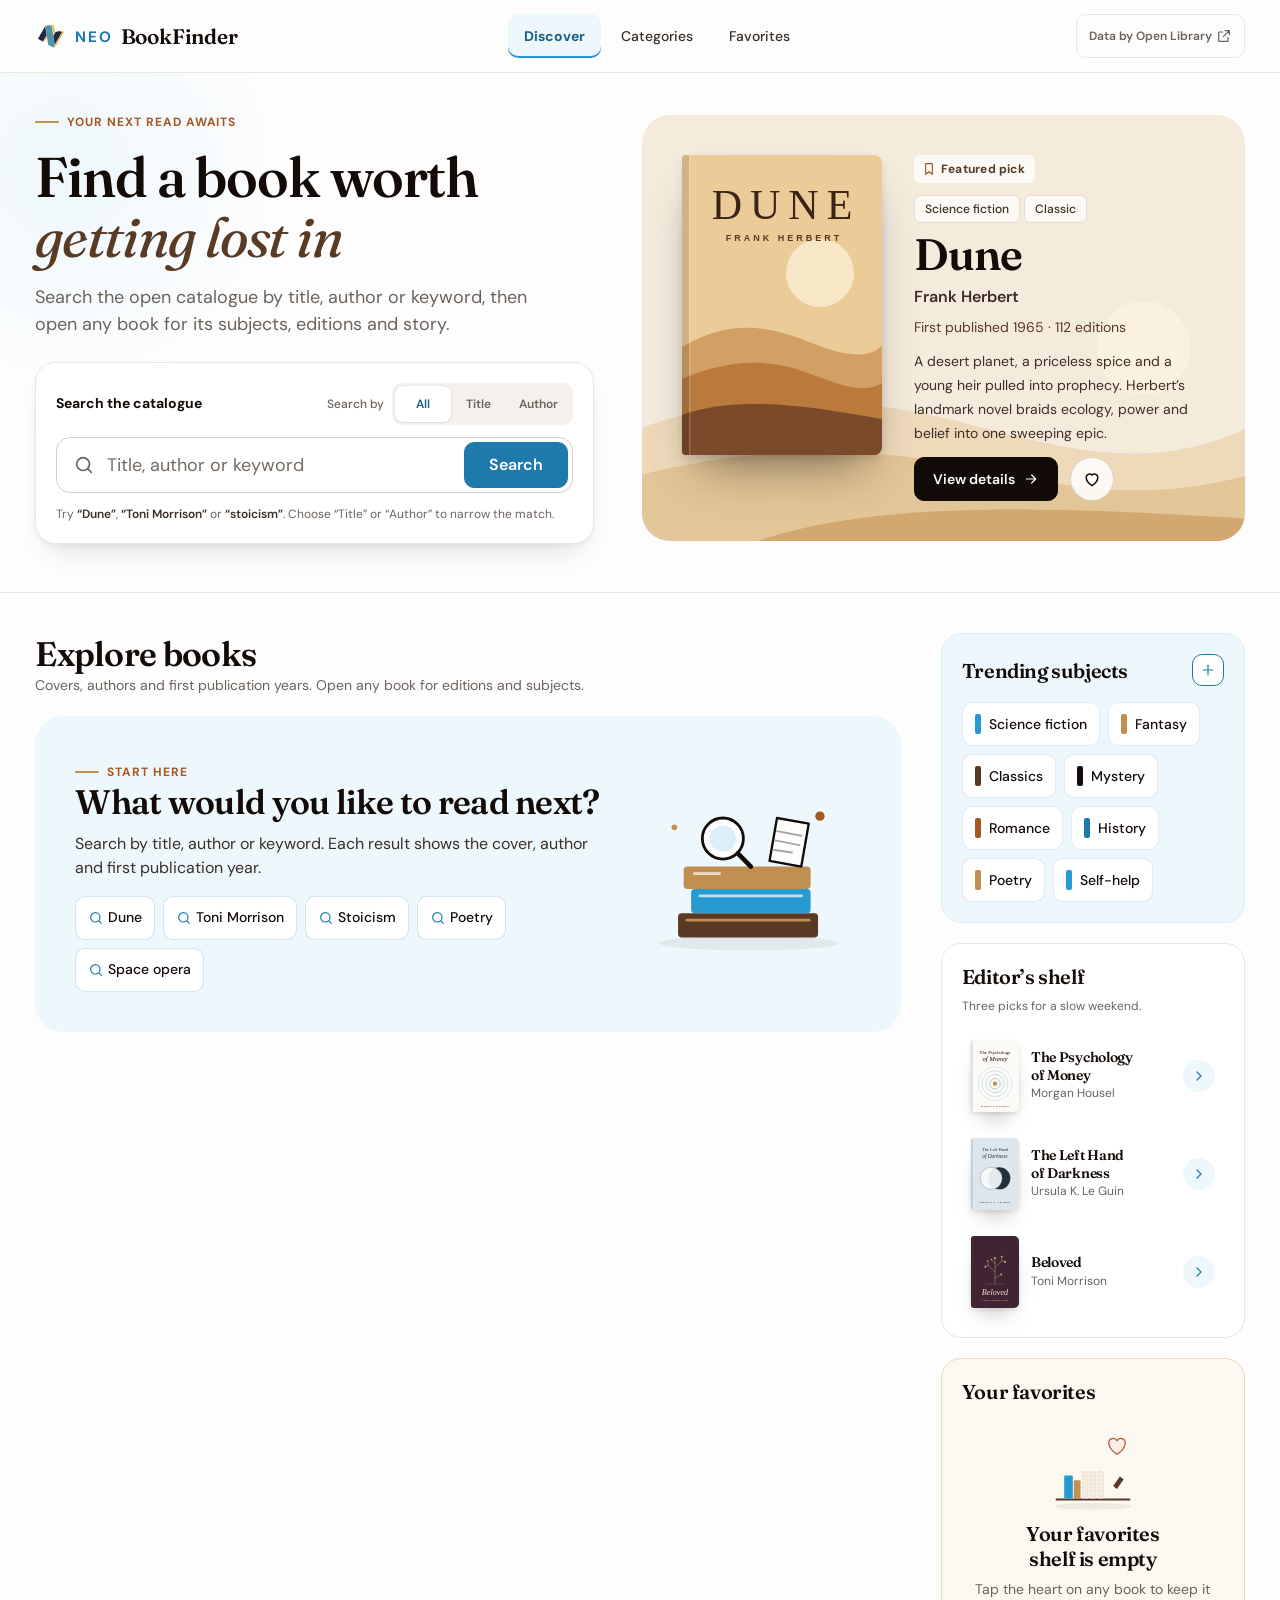
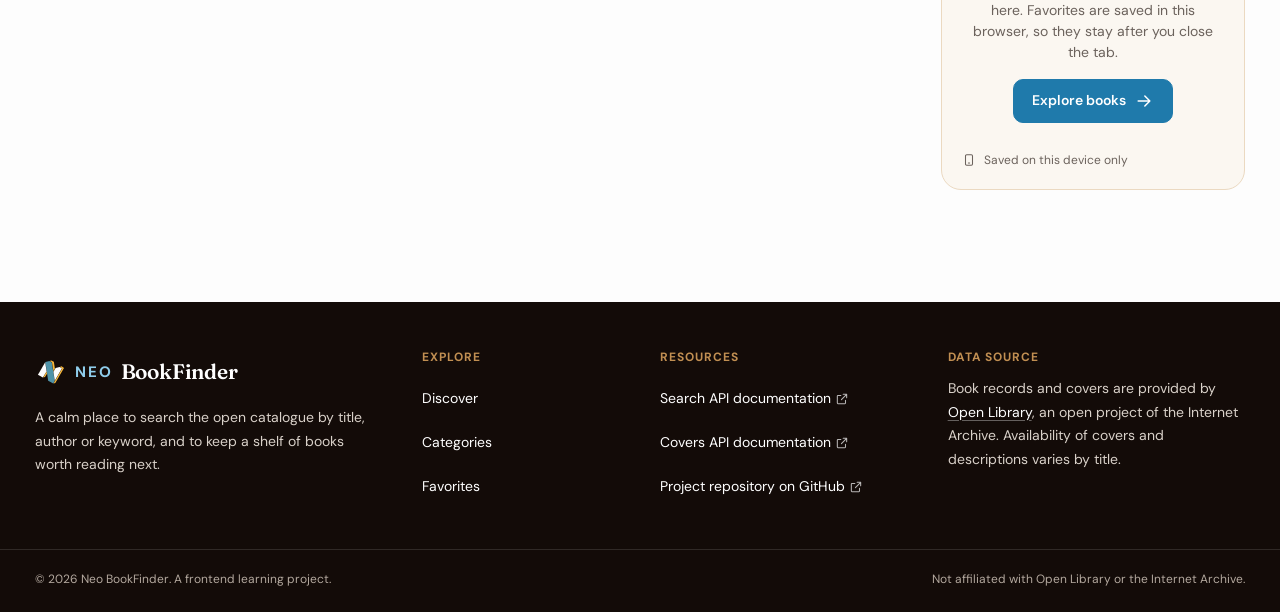
<file: index.html>
<!DOCTYPE html>
<html lang="en">
<head>
  <meta charset="utf-8">
  <meta name="viewport" content="width=device-width, initial-scale=1">
  <title>Neo BookFinder — Discover your next book</title>
  <meta name="description" content="Search the Open Library catalogue by title, author or keyword and explore book details, subjects and editions.">
  <meta name="theme-color" content="#FDFDFD">
  <link rel="icon" href="assets/favicon.svg" type="image/svg+xml">
  <link rel="preconnect" href="https://fonts.googleapis.com">
  <link rel="preconnect" href="https://fonts.gstatic.com" crossorigin>
  <link rel="stylesheet" href="https://fonts.googleapis.com/css2?family=DM+Sans:ital,opsz,wght@0,9..40,400..700;1,9..40,400&amp;family=Fraunces:ital,opsz,wght@0,9..144,400..700;1,9..144,400..600&amp;display=swap">
  <link rel="stylesheet" href="css/styles.css">
</head>
<body>
  <a class="skip-link" href="#main">Skip to main content</a>

  <header class="site-header">
    <div class="container site-header__inner">
      <a class="brand" href="index.html">
        <img class="brand__mark" src="assets/logo-mark.svg" alt="" width="32" height="32">
        <span class="brand__name"><span class="brand__neo">Neo</span> BookFinder</span>
      </a>
      <nav class="site-nav" aria-label="Primary">
        <!-- In-page links (no index.html prefix) so a search in the URL survives the jump -->
        <ul class="site-nav__list" role="list">
          <li><a class="site-nav__link" href="#discover" aria-current="page">Discover</a></li>
          <li><a class="site-nav__link" href="#categories">Categories</a></li>
          <li><a class="site-nav__link" href="#favorites">Favorites <span class="count-badge" aria-label="0 saved" hidden>0</span></a></li>
        </ul>
      </nav>
      <a class="header-link" href="https://openlibrary.org/" rel="noopener">
        <span class="header-link__short">Open Library</span><span class="header-link__long">Data by Open Library</span>
        <svg class="icon icon--sm" viewBox="0 0 24 24" aria-hidden="true" focusable="false"><path d="M14 4h6v6M20 4l-9 9"/><path d="M18 14v5a1 1 0 0 1-1 1H5a1 1 0 0 1-1-1V7a1 1 0 0 1 1-1h5"/></svg>
      </a>
    </div>
  </header>

  <main id="main">
    <!-- Hero: intro + SearchBar (left) and featured book (right) -->
    <section class="hero" aria-labelledby="hero-title">
      <div class="container hero__grid">
        <div class="hero__intro">
          <p class="eyebrow">Your next read awaits</p>
          <h1 class="hero__title" id="hero-title">Find a book worth <em>getting lost in</em></h1>
          <p class="hero__lede">Search the open catalogue by title, author or keyword, then open any book for its subjects, editions and story.</p>
        <!-- SearchBar · a real <form> so Enter submits and the button is type="submit" -->
        <form class="search" role="search" aria-label="Search books" id="search-form" data-component="search-bar">
          <div class="search__top">
            <label class="search__label" for="search-input">Search the catalogue</label>
            <fieldset class="segmented">
              <legend class="segmented__legend">Search by</legend>
              <div class="segmented__track">
                <input class="segmented__input" type="radio" id="search-mode-all" name="search-mode" value="all" checked><label class="segmented__option" for="search-mode-all">All</label>
                <input class="segmented__input" type="radio" id="search-mode-title" name="search-mode" value="title"><label class="segmented__option" for="search-mode-title">Title</label>
                <input class="segmented__input" type="radio" id="search-mode-author" name="search-mode" value="author"><label class="segmented__option" for="search-mode-author">Author</label>
              </div>
            </fieldset>
          </div>
          <div class="search__field">
            <div class="search__control">
              <svg class="search__icon icon" viewBox="0 0 24 24" aria-hidden="true" focusable="false"><circle cx="11" cy="11" r="7"/><path d="m20 20-3.5-3.5"/></svg>
              <input class="search__input" id="search-input" name="q" type="search" placeholder="Title, author or keyword" autocomplete="off" spellcheck="false" aria-describedby="search-help">
            </div>
            <button class="btn btn--primary search__submit" id="search-button" type="submit">Search</button>
          </div>
          <p class="search__help" id="search-help">Try <strong>“Dune”</strong>, <strong>“Toni Morrison”</strong> or <strong>“stoicism”</strong>. Choose “Title” or “Author” to narrow the match.</p>
        </form>
        </div>

        <article class="featured" aria-labelledby="featured-title">
          <div class="featured__art" aria-hidden="true"></div>
          <p class="featured__badge"><svg class="icon icon--sm" viewBox="0 0 24 24" aria-hidden="true" focusable="false"><path d="M7 4h10v16l-5-4-5 4z"/></svg>Featured pick</p>
          <div class="featured__cover">
            <img src="assets/covers/dune.svg" alt="Cover of Dune by Frank Herbert" width="200" height="300">
          </div>
          <div class="featured__head">
            <ul class="featured__tags" role="list" aria-label="Genres">
              <li class="tag">Science fiction</li>
              <li class="tag">Classic</li>
            </ul>
            <h2 class="featured__title" id="featured-title">Dune</h2>
            <p class="featured__author">Frank Herbert</p>
            <p class="featured__meta">First published 1965 · 112 editions</p>
          </div>
          <p class="featured__desc">A desert planet, a priceless spice and a young heir pulled into prophecy. Herbert’s landmark novel braids ecology, power and belief into one sweeping epic.</p>
          <div class="featured__actions">
            <a class="btn btn--dark" href="book-detail.html?key=%2Fworks%2FOL893414W">View details<span class="visually-hidden">: Dune</span><svg class="icon icon--sm" viewBox="0 0 24 24" aria-hidden="true" focusable="false"><path d="M5 12h14M13 6l6 6-6 6"/></svg></a>
            <button class="icon-btn fav-btn" type="button" aria-pressed="false" aria-label="Save Dune to favorites" data-fav-key="/works/OL893414W" data-fav-title="Dune"><svg class="icon" viewBox="0 0 24 24" aria-hidden="true" focusable="false"><path d="M12 20s-7-4.35-7-10a4 4 0 0 1 7-2.65A4 4 0 0 1 19 10c0 5.65-7 10-7 10z"/></svg></button>
          </div>
        </article>
      </div>
    </section>

    <!-- Discovery: ResultsGrid (main) + secondary panels (aside). Content below is static sample data. -->
    <section class="discover section" id="discover" aria-labelledby="results-title">
      <div class="container discover__layout">
        <div class="discover__main" id="results">
          <div class="section-head">
            <div>
              <h2 class="section-head__title" id="results-title">Explore books</h2>
              <p class="section-head__sub">Covers, authors and first publication years. Open any book for editions and subjects.</p>
            </div>
          </div>
        <div class="toolbar" id="results-toolbar" role="group" aria-label="Refine results">
          <p class="toolbar__count" id="results-count"></p>
          <div class="toolbar__controls">
            <div class="select select--subject">
              <label class="select__label" for="results-subject">Subject</label>
              <select id="results-subject" name="subject">
                <option selected>All subjects</option>
                <option>Fiction</option>
                <option>Science fiction</option>
                <option>Fantasy</option>
                <option>Classics</option>
                <option>History</option>
                <option>Self-improvement</option>
              </select>
              <svg class="select__chevron icon" viewBox="0 0 24 24" aria-hidden="true" focusable="false"><path d="m6 9 6 6 6-6"/></svg>
            </div>
            <div class="select select--year">
              <label class="select__label" for="results-year">Year</label>
              <select id="results-year" name="year">
                <option selected>Any year</option>
                <option>Before 1900</option>
                <option>1900–1949</option>
                <option>1950–1999</option>
                <option>2000 onwards</option>
              </select>
              <svg class="select__chevron icon" viewBox="0 0 24 24" aria-hidden="true" focusable="false"><path d="m6 9 6 6 6-6"/></svg>
            </div>
            <div class="select select--sort">
              <label class="select__label" for="results-sort">Sort</label>
              <select id="results-sort" name="sort">
                <option selected>Relevance</option>
                <option>Newest first</option>
                <option>Oldest first</option>
                <option>Title A–Z</option>
                <option>Most editions</option>
              </select>
              <svg class="select__chevron icon" viewBox="0 0 24 24" aria-hidden="true" focusable="false"><path d="m6 9 6 6 6-6"/></svg>
            </div>
          </div>
          <div class="view-toggle" role="group" aria-label="Result layout">
            <button class="icon-btn" type="button" aria-pressed="true" aria-label="Grid view"><svg class="icon" viewBox="0 0 24 24" aria-hidden="true" focusable="false"><rect x="4" y="4" width="7" height="7" rx="1.5"/><rect x="13" y="4" width="7" height="7" rx="1.5"/><rect x="4" y="13" width="7" height="7" rx="1.5"/><rect x="13" y="13" width="7" height="7" rx="1.5"/></svg></button>
            <button class="icon-btn" type="button" aria-pressed="false" aria-label="List view"><svg class="icon" viewBox="0 0 24 24" aria-hidden="true" focusable="false"><path d="M9 6h11M9 12h11M9 18h11"/><circle cx="4.5" cy="6" r="1"/><circle cx="4.5" cy="12" r="1"/><circle cx="4.5" cy="18" r="1"/></svg></button>
          </div>
        </div>
          <p class="visually-hidden" id="results-status" role="status" aria-live="polite"></p>
          <!-- Welcome / loading / no-results / error blocks are rendered here -->
          <div id="results-state" hidden></div>
          <ul class="book-grid" id="results-grid" role="list" aria-labelledby="results-title"></ul>
          <div class="load-more" id="load-more">
            <p class="load-more__count" id="load-more-count"></p>
            <button class="btn btn--lg load-more__btn" id="load-more-button" type="button">
              <span class="btn__label">Load more books</span>
              <svg class="btn__icon icon" viewBox="0 0 24 24" aria-hidden="true" focusable="false"><path d="M12 5v14M6 13l6 6 6-6"/></svg>
              <span class="spinner" aria-hidden="true"></span>
            </button>
            <div id="load-more-status"></div>
          </div>
        </div>

        <aside class="discover__aside" aria-label="More ways to discover">
          <section class="panel panel--blue" id="categories" aria-labelledby="subjects-title">
            <div class="panel__head">
              <h2 class="panel__title" id="subjects-title">Trending subjects</h2>
              <button class="panel__toggle" type="button" data-action="toggle-subjects" aria-expanded="false" aria-controls="subject-list-extra" aria-label="Show more subjects">
                <svg class="icon icon--sm panel__toggle-icon panel__toggle-icon--plus" viewBox="0 0 24 24" aria-hidden="true" focusable="false"><line x1="12" y1="5" x2="12" y2="19"/><line x1="5" y1="12" x2="19" y2="12"/></svg>
                <svg class="icon icon--sm panel__toggle-icon panel__toggle-icon--minus" viewBox="0 0 24 24" aria-hidden="true" focusable="false"><line x1="5" y1="12" x2="19" y2="12"/></svg>
              </button>
            </div>
            <ul class="subject-list" role="list" id="subject-list-top">
              <li><a class="subject-link" href="#discover"><span class="subject-link__spine" aria-hidden="true"></span>Science fiction</a></li>
              <li><a class="subject-link subject-link--gold" href="#discover"><span class="subject-link__spine" aria-hidden="true"></span>Fantasy</a></li>
              <li><a class="subject-link subject-link--brown" href="#discover"><span class="subject-link__spine" aria-hidden="true"></span>Classics</a></li>
              <li><a class="subject-link subject-link--ink" href="#discover"><span class="subject-link__spine" aria-hidden="true"></span>Mystery</a></li>
              <li><a class="subject-link subject-link--rust" href="#discover"><span class="subject-link__spine" aria-hidden="true"></span>Romance</a></li>
              <li><a class="subject-link subject-link--deep" href="#discover"><span class="subject-link__spine" aria-hidden="true"></span>History</a></li>
              <li><a class="subject-link subject-link--gold" href="#discover"><span class="subject-link__spine" aria-hidden="true"></span>Poetry</a></li>
              <li><a class="subject-link" href="#discover"><span class="subject-link__spine" aria-hidden="true"></span>Self-help</a></li>
            </ul>
            <ul class="subject-list subject-list--extra" id="subject-list-extra" role="list" hidden>
              <li><a class="subject-link subject-link--rust" href="#discover"><span class="subject-link__spine" aria-hidden="true"></span>Literary fiction</a></li>
              <li><a class="subject-link subject-link--ink" href="#discover"><span class="subject-link__spine" aria-hidden="true"></span>Thriller</a></li>
              <li><a class="subject-link subject-link--brown" href="#discover"><span class="subject-link__spine" aria-hidden="true"></span>Horror</a></li>
              <li><a class="subject-link subject-link--gold" href="#discover"><span class="subject-link__spine" aria-hidden="true"></span>Adventure</a></li>
              <li><a class="subject-link subject-link--deep" href="#discover"><span class="subject-link__spine" aria-hidden="true"></span>Biography</a></li>
              <li><a class="subject-link" href="#discover"><span class="subject-link__spine" aria-hidden="true"></span>Philosophy</a></li>
              <li><a class="subject-link subject-link--rust" href="#discover"><span class="subject-link__spine" aria-hidden="true"></span>Psychology</a></li>
            </ul>
          </section>

          <section class="panel" aria-labelledby="shelf-title">
            <div class="panel__head">
              <h2 class="panel__title" id="shelf-title">Editor’s shelf</h2>
            </div>
            <p class="panel__sub">Three picks for a slow weekend.</p>
            <ul class="shelf-list" role="list">
            <li class="shelf-item">
              <div class="shelf-item__cover"><img src="assets/covers/the-psychology-of-money.svg" alt="" width="48" height="72" loading="lazy"></div>
              <div>
                <h3 class="shelf-item__title"><a href="book-detail.html?key=%2Fworks%2FOL21640039W">The Psychology of Money</a></h3>
                <p class="shelf-item__author">Morgan Housel</p>
              </div>
              <span class="shelf-item__go" aria-hidden="true"><svg class="icon" viewBox="0 0 24 24" aria-hidden="true" focusable="false"><path d="m9 6 6 6-6 6"/></svg></span>
            </li>
            <li class="shelf-item">
              <div class="shelf-item__cover"><img src="assets/covers/the-left-hand-of-darkness.svg" alt="" width="48" height="72" loading="lazy"></div>
              <div>
                <h3 class="shelf-item__title"><a href="book-detail.html?key=%2Fworks%2FOL59800W">The Left Hand of Darkness</a></h3>
                <p class="shelf-item__author">Ursula K. Le Guin</p>
              </div>
              <span class="shelf-item__go" aria-hidden="true"><svg class="icon" viewBox="0 0 24 24" aria-hidden="true" focusable="false"><path d="m9 6 6 6-6 6"/></svg></span>
            </li>
            <li class="shelf-item">
              <div class="shelf-item__cover"><img src="assets/covers/beloved.svg" alt="" width="48" height="72" loading="lazy"></div>
              <div>
                <h3 class="shelf-item__title"><a href="book-detail.html?key=%2Fworks%2FOL50548W">Beloved</a></h3>
                <p class="shelf-item__author">Toni Morrison</p>
              </div>
              <span class="shelf-item__go" aria-hidden="true"><svg class="icon" viewBox="0 0 24 24" aria-hidden="true" focusable="false"><path d="m9 6 6 6-6 6"/></svg></span>
            </li>
            </ul>
          </section>

          <section class="panel panel--warm" id="favorites" aria-labelledby="favorites-title">
            <div class="panel__head">
              <h2 class="panel__title" id="favorites-title">Your favorites</h2>
              <span class="count-badge" aria-label="0 saved" hidden>0</span>
            </div>
            <ul class="shelf-list" id="favorites-list" role="list"></ul>
            <div id="favorites-empty" hidden></div>
            <p class="panel__note"><svg class="icon" viewBox="0 0 24 24" aria-hidden="true" focusable="false"><rect x="6" y="3" width="12" height="18" rx="2"/><path d="M11 17h2"/></svg>Saved on this device only</p>
          </section>
        </aside>
      </div>
    </section>
  </main>

  <footer class="site-footer">
    <div class="container site-footer__grid">
      <div class="site-footer__brand">
        <a class="brand" href="index.html">
          <img class="brand__mark" src="assets/logo-mark-light.svg" alt="" width="32" height="32">
          <span class="brand__name"><span class="brand__neo">Neo</span> BookFinder</span>
        </a>
        <p class="site-footer__desc">A calm place to search the open catalogue by title, author or keyword, and to keep a shelf of books worth reading next.</p>
      </div>
      <nav aria-labelledby="footer-explore">
        <h2 class="site-footer__heading" id="footer-explore">Explore</h2>
        <ul class="site-footer__links" role="list">
          <li><a href="#discover">Discover</a></li>
          <li><a href="#categories">Categories</a></li>
          <li><a href="#favorites">Favorites</a></li>
        </ul>
      </nav>
      <nav aria-labelledby="footer-resources">
        <h2 class="site-footer__heading" id="footer-resources">Resources</h2>
        <ul class="site-footer__links" role="list">
          <li><a href="https://openlibrary.org/dev/docs/api/search" rel="noopener">Search API documentation <svg class="icon" viewBox="0 0 24 24" aria-hidden="true" focusable="false"><path d="M14 4h6v6M20 4l-9 9"/><path d="M18 14v5a1 1 0 0 1-1 1H5a1 1 0 0 1-1-1V7a1 1 0 0 1 1-1h5"/></svg></a></li>
          <li><a href="https://openlibrary.org/dev/docs/api/covers" rel="noopener">Covers API documentation <svg class="icon" viewBox="0 0 24 24" aria-hidden="true" focusable="false"><path d="M14 4h6v6M20 4l-9 9"/><path d="M18 14v5a1 1 0 0 1-1 1H5a1 1 0 0 1-1-1V7a1 1 0 0 1 1-1h5"/></svg></a></li>
          <li><a href="https://github.com/rmit-nct/Book-Finder" rel="noopener">Project repository on GitHub <svg class="icon" viewBox="0 0 24 24" aria-hidden="true" focusable="false"><path d="M14 4h6v6M20 4l-9 9"/><path d="M18 14v5a1 1 0 0 1-1 1H5a1 1 0 0 1-1-1V7a1 1 0 0 1 1-1h5"/></svg></a></li>
        </ul>
      </nav>
      <div class="site-footer__attr">
        <h2 class="site-footer__heading">Data source</h2>
        <p>Book records and covers are provided by <a href="https://openlibrary.org/" rel="noopener">Open Library</a>, an open project of the Internet Archive. Availability of covers and descriptions varies by title.</p>
      </div>
    </div>
    <div class="container site-footer__bottom">
      <p>&copy; 2026 Neo BookFinder. A frontend learning project.</p>
      <p>Not affiliated with Open Library or the Internet Archive.</p>
    </div>
  </footer>

  <!-- Behaviour. Plain scripts in dependency order — no bundler, no modules,
       so the page also runs when opened straight from disk. -->
  <script src="js/api.js"></script>
  <script src="js/favorites.js"></script>
  <script src="js/render.js"></script>
  <script src="js/search.js"></script>
</body>
</html>
</file>
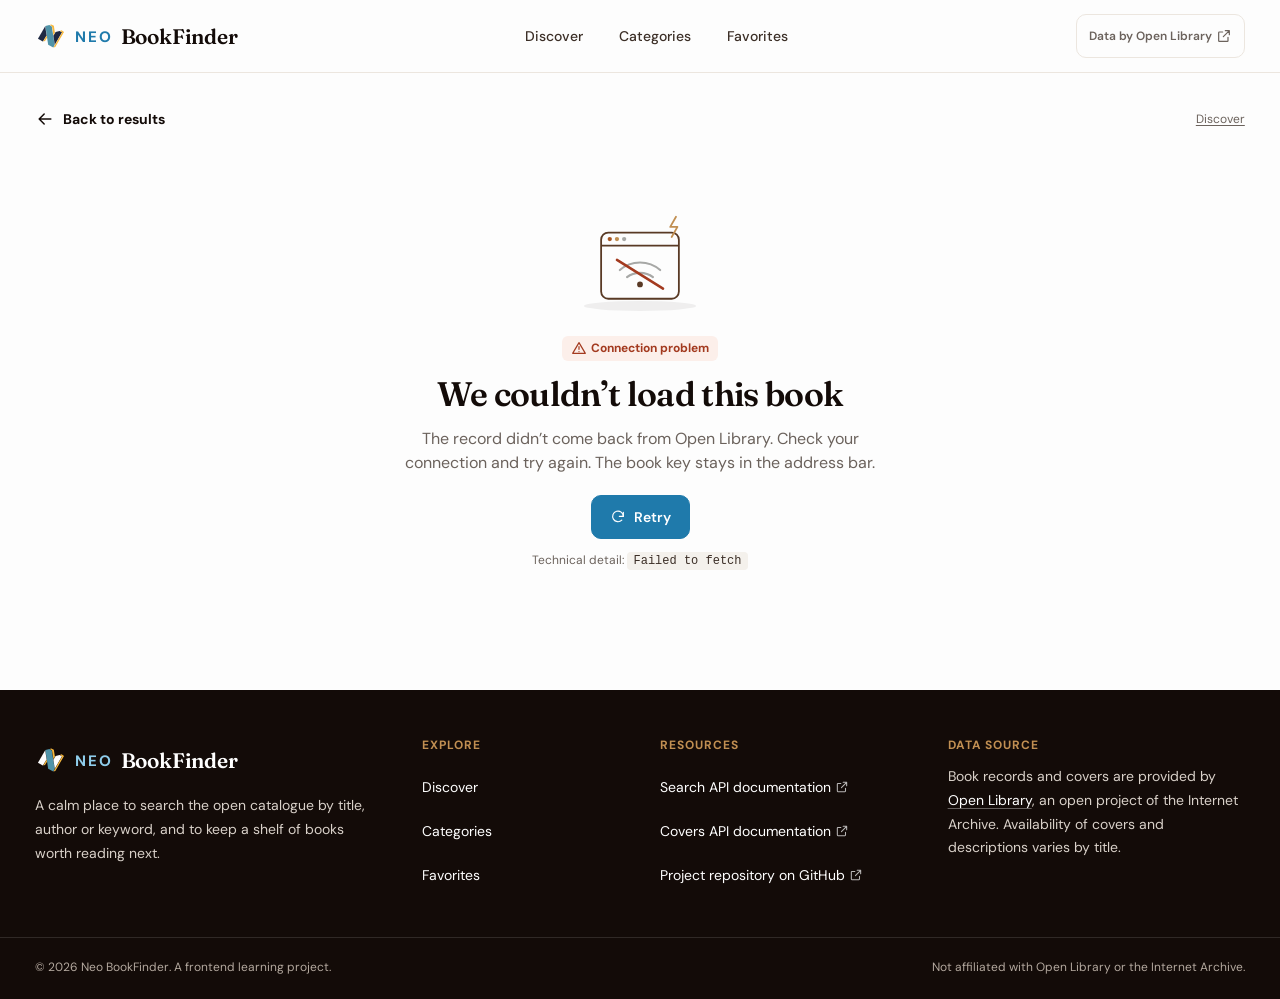
<file: book-detail.html>
<!DOCTYPE html>
<html lang="en">
<head>
  <meta charset="utf-8">
  <meta name="viewport" content="width=device-width, initial-scale=1">
  <title>Book details · Neo BookFinder</title>
  <meta name="description" content="Open a book to read its description, subjects and edition information, with records and covers from Open Library.">
  <meta name="theme-color" content="#FDFDFD">
  <link rel="icon" href="assets/favicon.svg" type="image/svg+xml">
  <link rel="preconnect" href="https://fonts.googleapis.com">
  <link rel="preconnect" href="https://fonts.gstatic.com" crossorigin>
  <link rel="stylesheet" href="https://fonts.googleapis.com/css2?family=DM+Sans:ital,opsz,wght@0,9..40,400..700;1,9..40,400&amp;family=Fraunces:ital,opsz,wght@0,9..144,400..700;1,9..144,400..600&amp;display=swap">
  <link rel="stylesheet" href="css/styles.css">
</head>
<body>
  <a class="skip-link" href="#main">Skip to main content</a>

  <header class="site-header">
    <div class="container site-header__inner">
      <a class="brand" href="index.html">
        <img class="brand__mark" src="assets/logo-mark.svg" alt="" width="32" height="32">
        <span class="brand__name"><span class="brand__neo">Neo</span> BookFinder</span>
      </a>
      <nav class="site-nav" aria-label="Primary">
        <ul class="site-nav__list" role="list">
          <li><a class="site-nav__link" href="index.html#discover">Discover</a></li>
          <li><a class="site-nav__link" href="index.html#categories">Categories</a></li>
          <li><a class="site-nav__link" href="index.html#favorites">Favorites <span class="count-badge" aria-label="0 saved" hidden>0</span></a></li>
        </ul>
      </nav>
      <a class="header-link" href="https://openlibrary.org/" rel="noopener">
        <span class="header-link__short">Open Library</span><span class="header-link__long">Data by Open Library</span>
        <svg class="icon icon--sm" viewBox="0 0 24 24" aria-hidden="true" focusable="false"><path d="M14 4h6v6M20 4l-9 9"/><path d="M18 14v5a1 1 0 0 1-1 1H5a1 1 0 0 1-1-1V7a1 1 0 0 1 1-1h5"/></svg>
      </a>
    </div>
  </header>

  <main id="main" class="detail-page">
    <div class="container">
      <div class="detail-topbar">
        <a class="back-link" href="index.html#results"><svg class="icon" viewBox="0 0 24 24" aria-hidden="true" focusable="false"><path d="M19 12H5M11 6l-6 6 6 6"/></svg>Back to results</a>
        <nav aria-label="Breadcrumb">
          <!-- Rebuilt by js/detail.js with the subject and title of the loaded work -->
          <ol class="breadcrumb">
            <li><a href="index.html#discover">Discover</a></li>
          </ol>
        </nav>
      </div>
      <!-- DetailView: js/detail.js renders the live Open Library record here -->
      <article class="detail" id="detail" data-component="detail-view" aria-busy="true">
        <noscript>
          <p class="detail__nojs">This page loads book details from Open Library with JavaScript. Turn JavaScript on to read the full record, or search for the book directly at <a href="https://openlibrary.org/" rel="noopener">openlibrary.org</a>.</p>
        </noscript>
      </article>
      <!-- Polite live region: announces when a record has loaded -->
      <p class="visually-hidden" id="detail-status" role="status" aria-live="polite"></p>
    </div>
  </main>

  <footer class="site-footer">
    <div class="container site-footer__grid">
      <div class="site-footer__brand">
        <a class="brand" href="index.html">
          <img class="brand__mark" src="assets/logo-mark-light.svg" alt="" width="32" height="32">
          <span class="brand__name"><span class="brand__neo">Neo</span> BookFinder</span>
        </a>
        <p class="site-footer__desc">A calm place to search the open catalogue by title, author or keyword, and to keep a shelf of books worth reading next.</p>
      </div>
      <nav aria-labelledby="footer-explore">
        <h2 class="site-footer__heading" id="footer-explore">Explore</h2>
        <ul class="site-footer__links" role="list">
          <li><a href="index.html#discover">Discover</a></li>
          <li><a href="index.html#categories">Categories</a></li>
          <li><a href="index.html#favorites">Favorites</a></li>
        </ul>
      </nav>
      <nav aria-labelledby="footer-resources">
        <h2 class="site-footer__heading" id="footer-resources">Resources</h2>
        <ul class="site-footer__links" role="list">
          <li><a href="https://openlibrary.org/dev/docs/api/search" rel="noopener">Search API documentation <svg class="icon" viewBox="0 0 24 24" aria-hidden="true" focusable="false"><path d="M14 4h6v6M20 4l-9 9"/><path d="M18 14v5a1 1 0 0 1-1 1H5a1 1 0 0 1-1-1V7a1 1 0 0 1 1-1h5"/></svg></a></li>
          <li><a href="https://openlibrary.org/dev/docs/api/covers" rel="noopener">Covers API documentation <svg class="icon" viewBox="0 0 24 24" aria-hidden="true" focusable="false"><path d="M14 4h6v6M20 4l-9 9"/><path d="M18 14v5a1 1 0 0 1-1 1H5a1 1 0 0 1-1-1V7a1 1 0 0 1 1-1h5"/></svg></a></li>
          <li><a href="https://github.com/rmit-nct/Book-Finder" rel="noopener">Project repository on GitHub <svg class="icon" viewBox="0 0 24 24" aria-hidden="true" focusable="false"><path d="M14 4h6v6M20 4l-9 9"/><path d="M18 14v5a1 1 0 0 1-1 1H5a1 1 0 0 1-1-1V7a1 1 0 0 1 1-1h5"/></svg></a></li>
        </ul>
      </nav>
      <div class="site-footer__attr">
        <h2 class="site-footer__heading">Data source</h2>
        <p>Book records and covers are provided by <a href="https://openlibrary.org/" rel="noopener">Open Library</a>, an open project of the Internet Archive. Availability of covers and descriptions varies by title.</p>
      </div>
    </div>
    <div class="container site-footer__bottom">
      <p>&copy; 2026 Neo BookFinder. A frontend learning project.</p>
      <p>Not affiliated with Open Library or the Internet Archive.</p>
    </div>
  </footer>

  <!-- Behaviour. Plain scripts in dependency order — no bundler, no modules. -->
  <script src="js/api.js"></script>
  <script src="js/favorites.js"></script>
  <script src="js/render.js"></script>
  <script src="js/detail.js"></script>
</body>
</html>
</file>
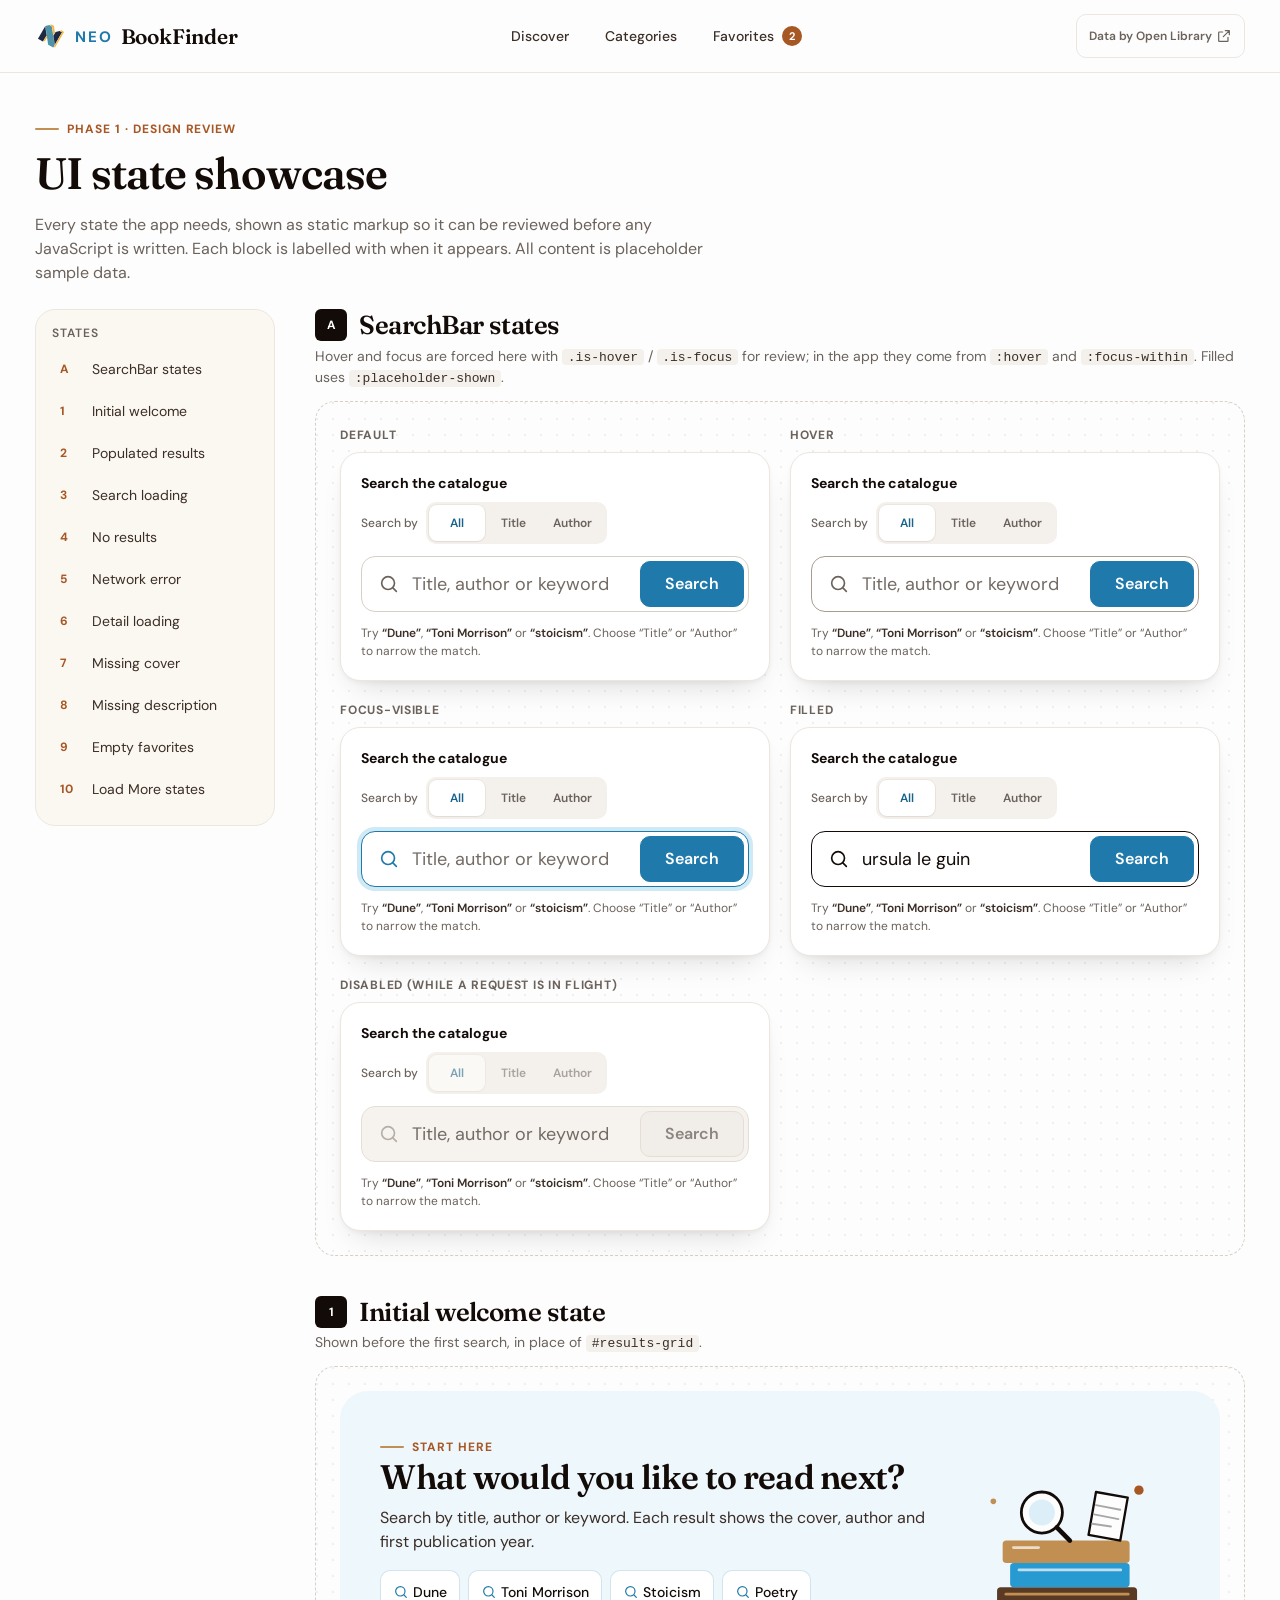
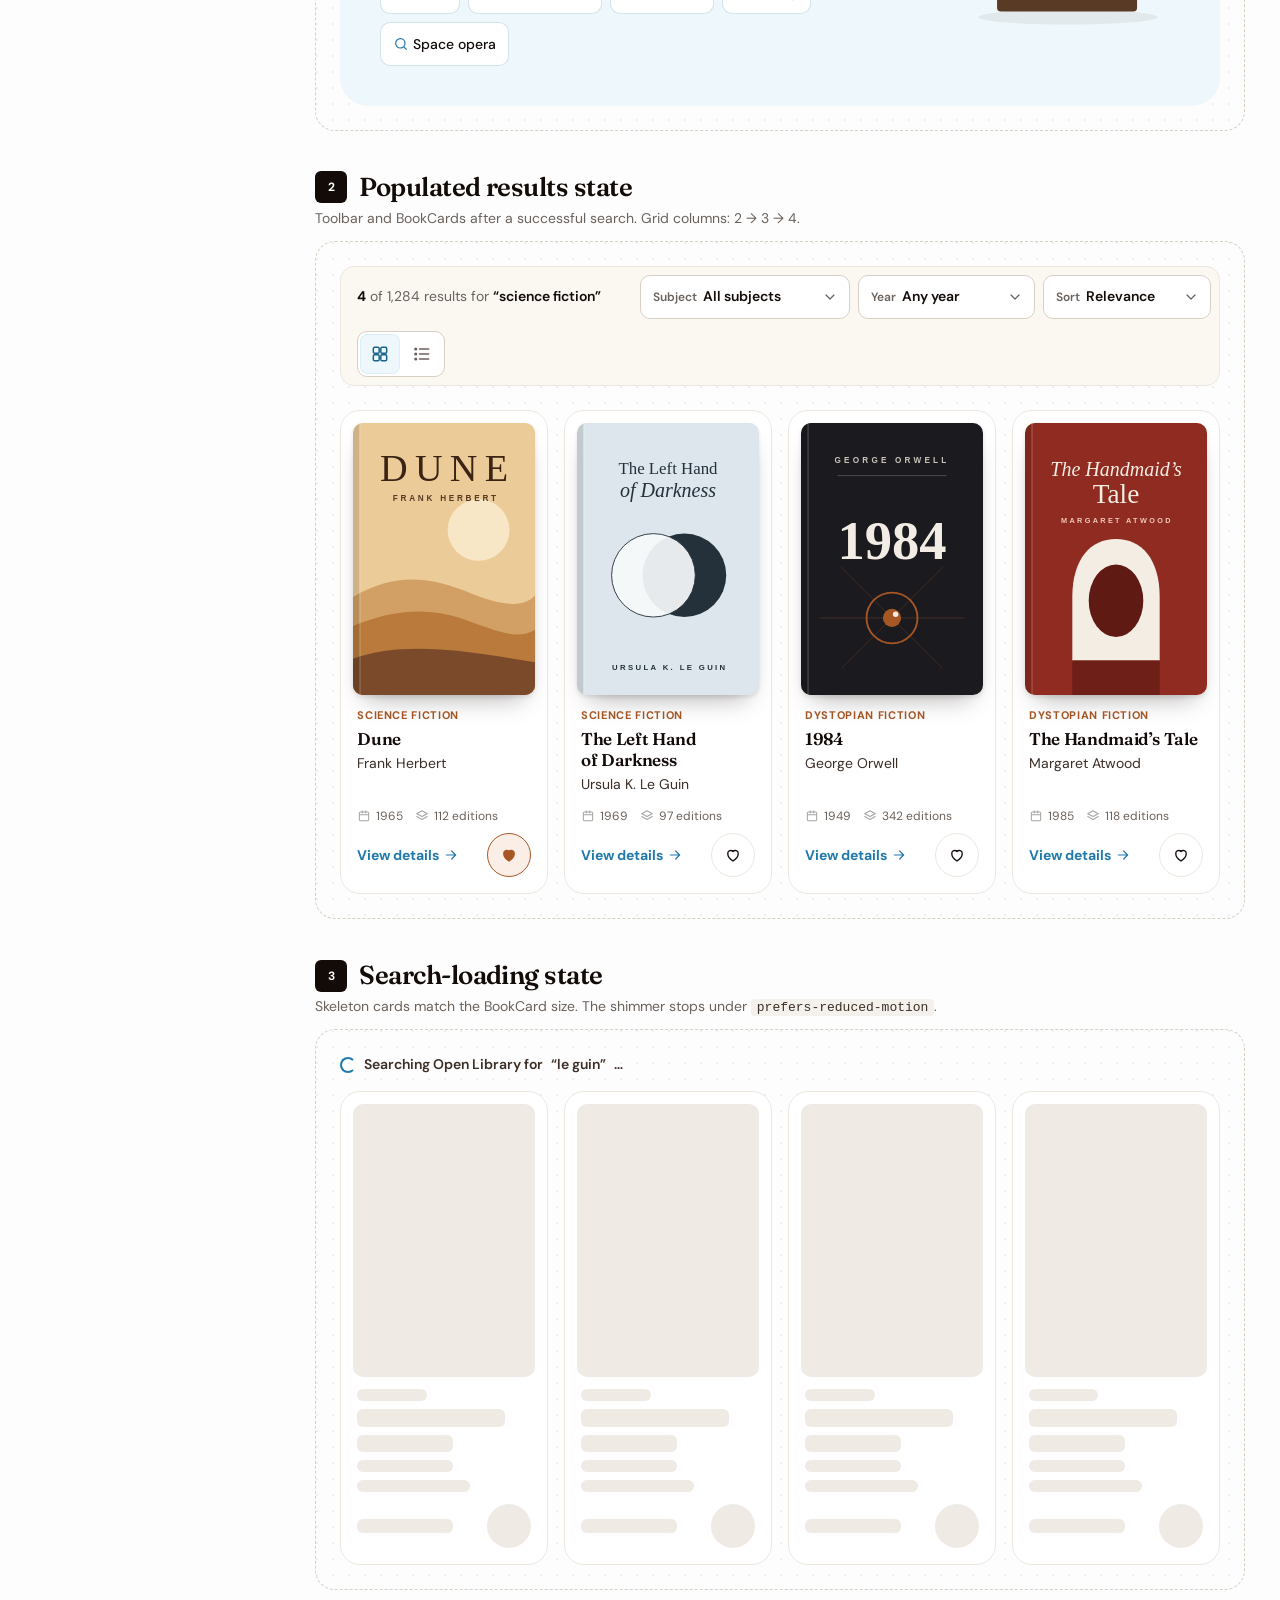
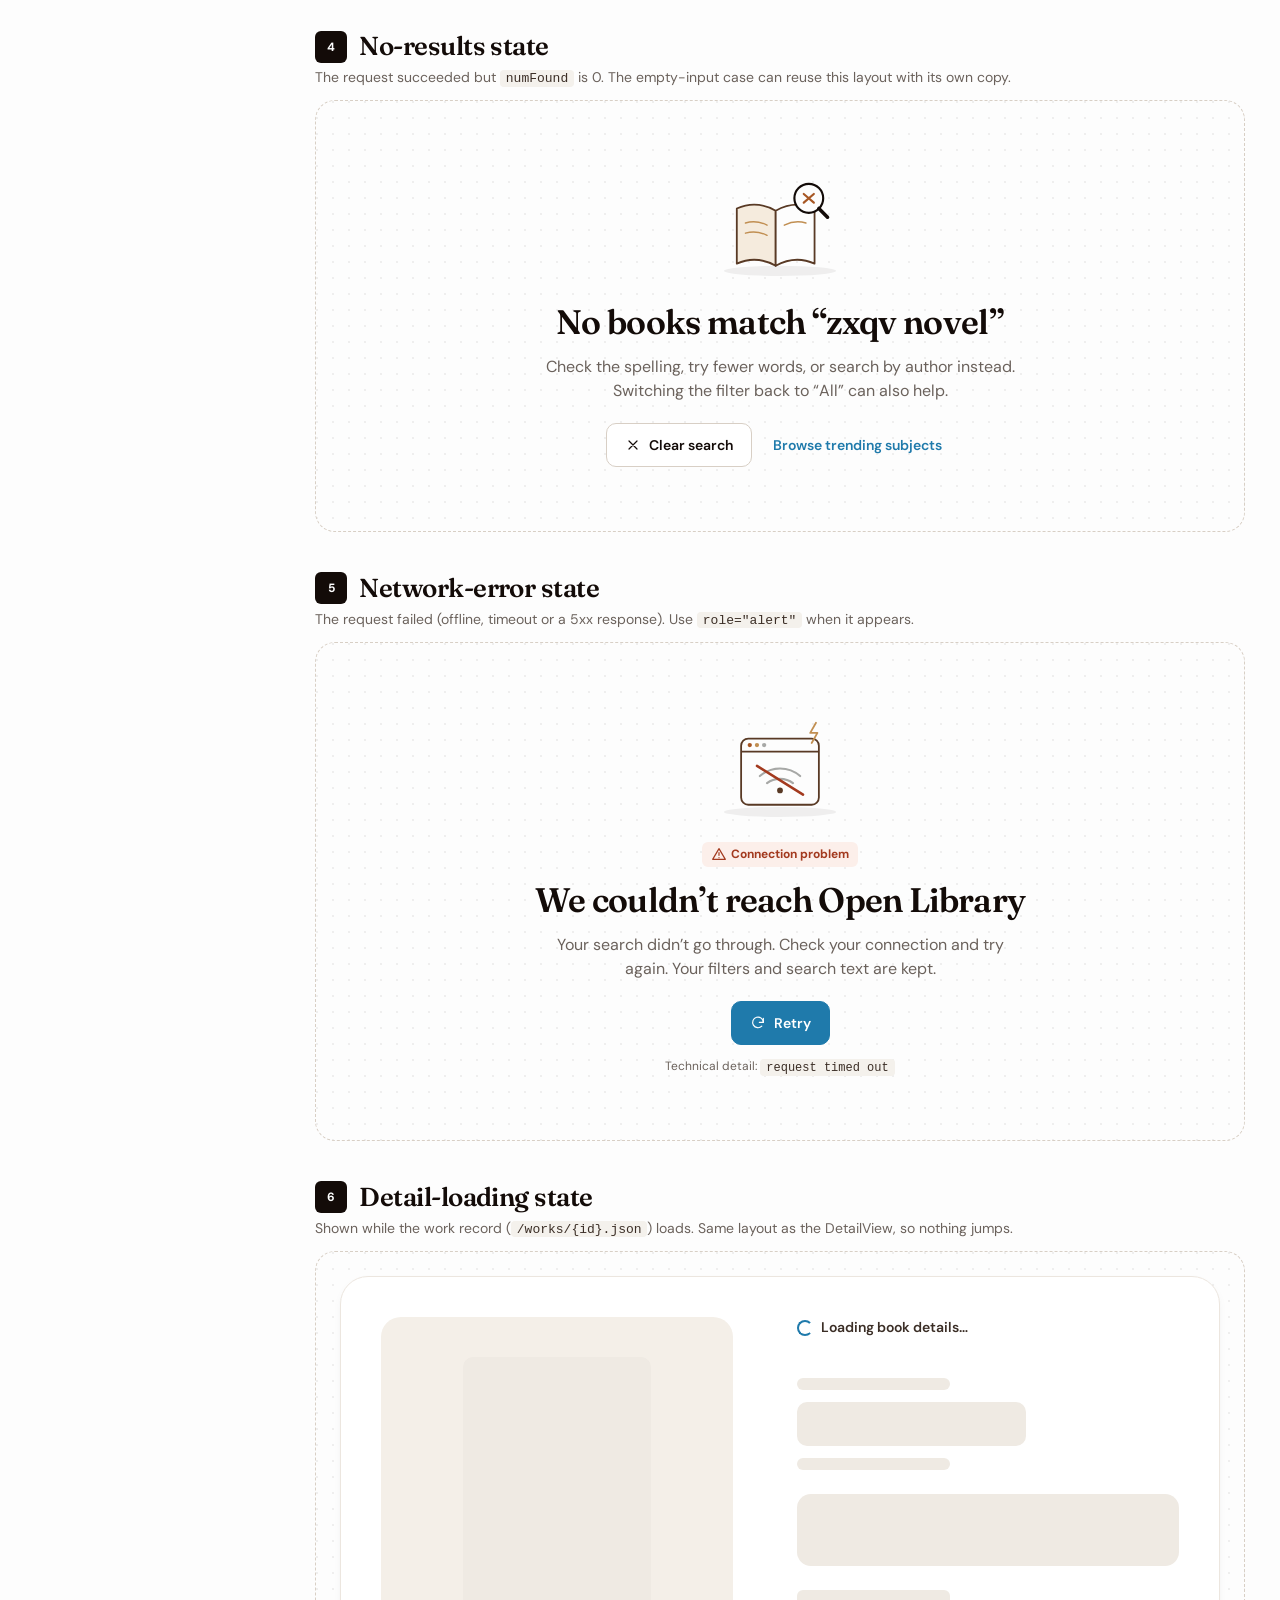
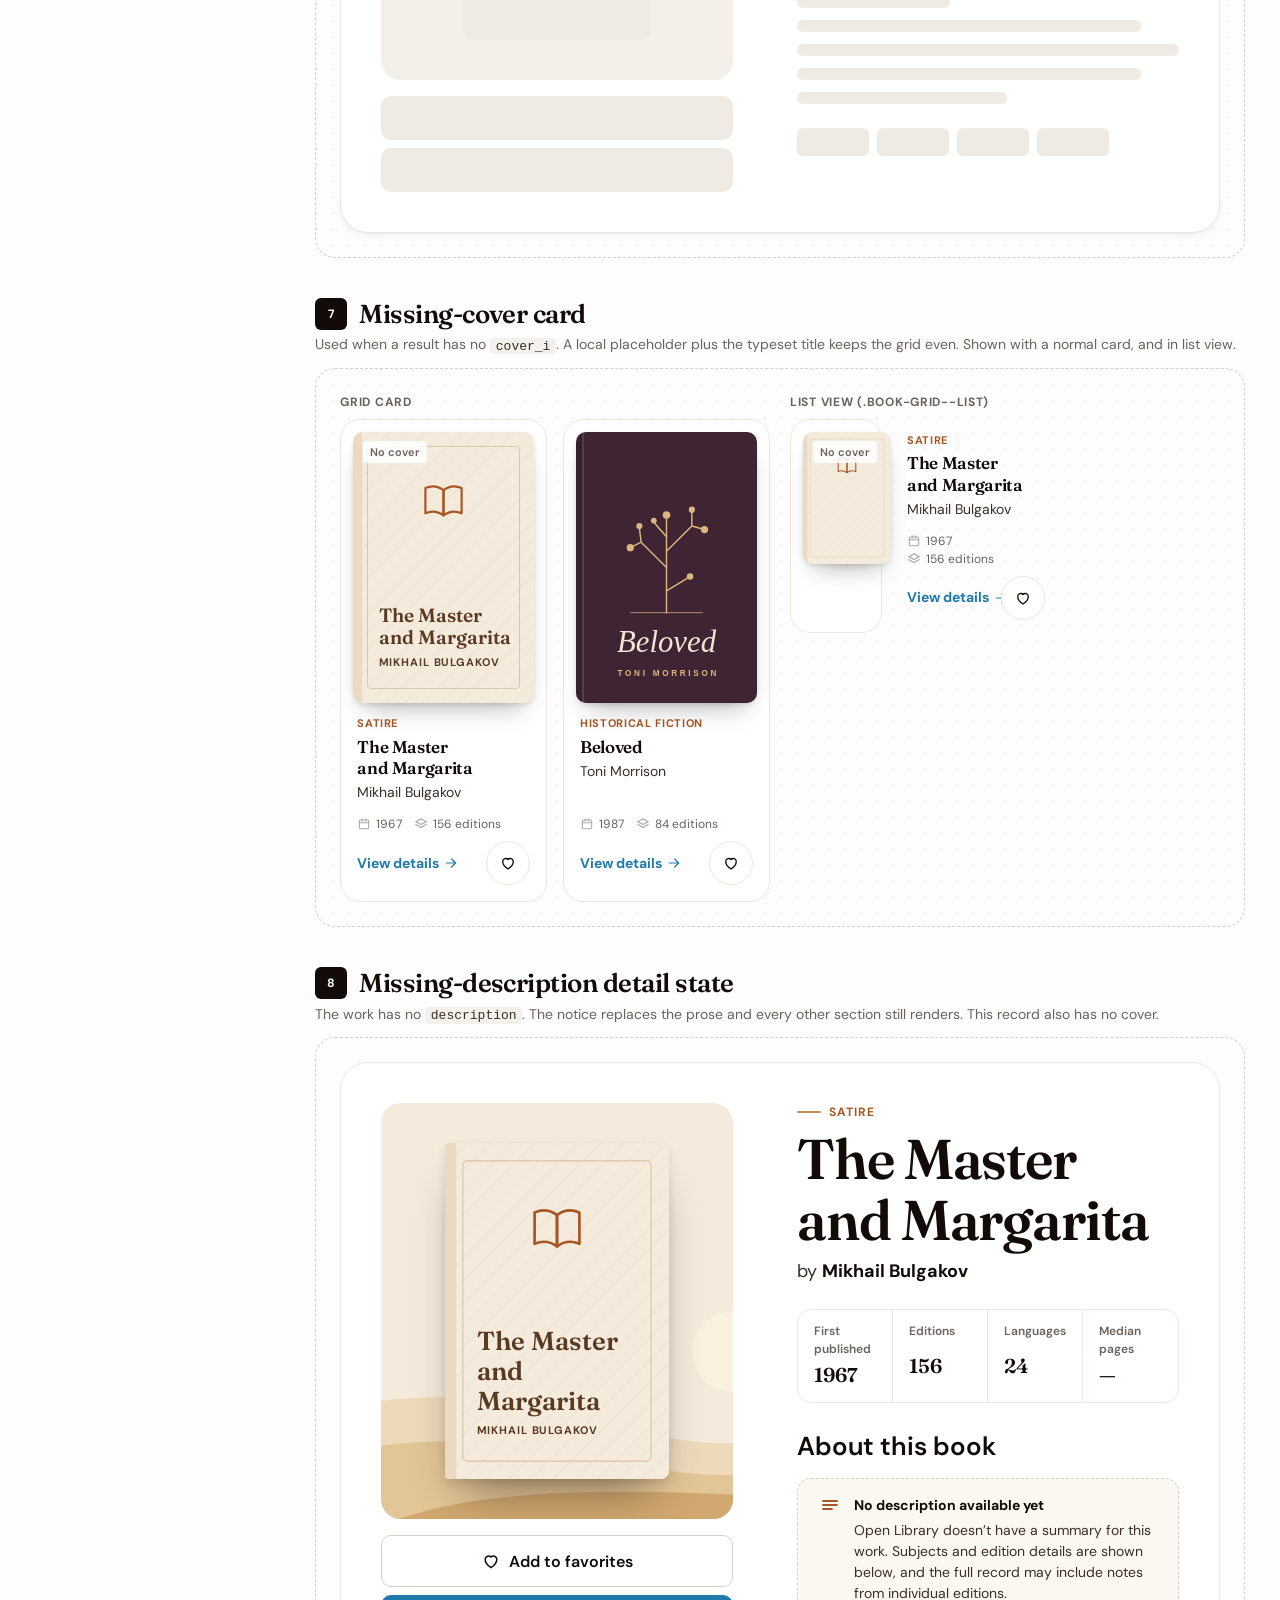
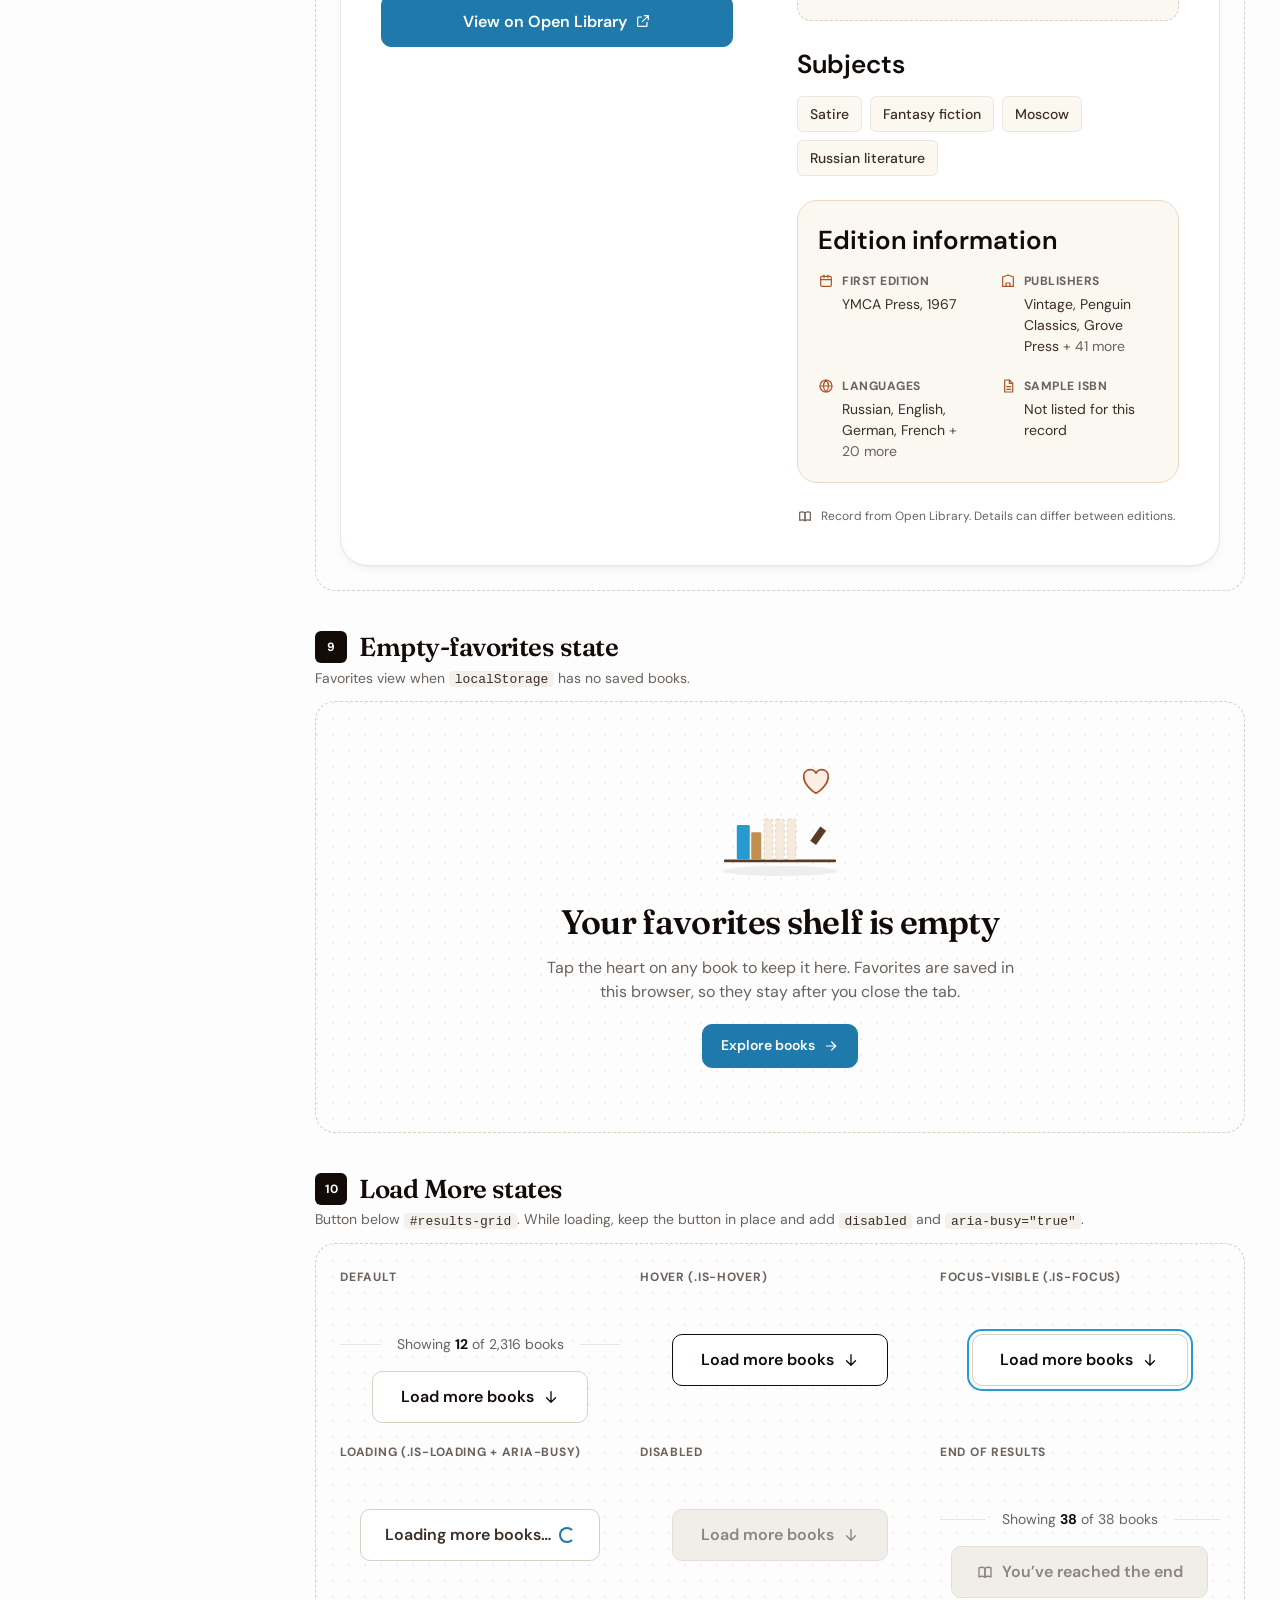
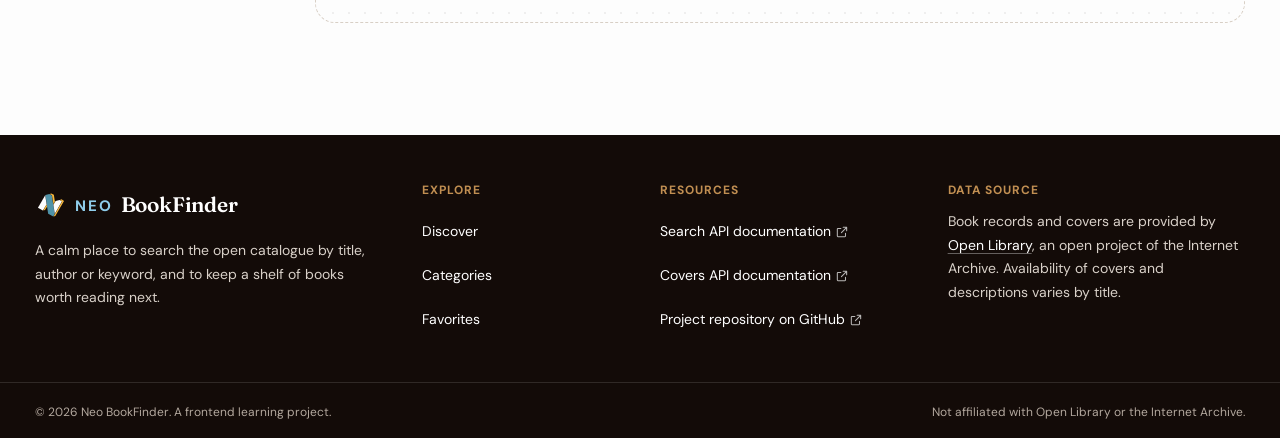
<file: ui-states.html>
<!DOCTYPE html>
<html lang="en">
<head>
  <meta charset="utf-8">
  <meta name="viewport" content="width=device-width, initial-scale=1">
  <title>UI states · Neo BookFinder</title>
  <meta name="description" content="Static showcase of every Neo BookFinder UI state for Phase 2 development.">
  <meta name="theme-color" content="#FDFDFD">
  <link rel="icon" href="assets/favicon.svg" type="image/svg+xml">
  <link rel="preconnect" href="https://fonts.googleapis.com">
  <link rel="preconnect" href="https://fonts.gstatic.com" crossorigin>
  <link rel="stylesheet" href="https://fonts.googleapis.com/css2?family=DM+Sans:ital,opsz,wght@0,9..40,400..700;1,9..40,400&amp;family=Fraunces:ital,opsz,wght@0,9..144,400..700;1,9..144,400..600&amp;display=swap">
  <link rel="stylesheet" href="css/styles.css">
</head>
<body>
  <a class="skip-link" href="#main">Skip to main content</a>

  <header class="site-header">
    <div class="container site-header__inner">
      <a class="brand" href="index.html">
        <img class="brand__mark" src="assets/logo-mark.svg" alt="" width="32" height="32">
        <span class="brand__name"><span class="brand__neo">Neo</span> BookFinder</span>
      </a>
      <nav class="site-nav" aria-label="Primary">
        <ul class="site-nav__list" role="list">
          <li><a class="site-nav__link" href="index.html#discover">Discover</a></li>
          <li><a class="site-nav__link" href="index.html#categories">Categories</a></li>
          <li><a class="site-nav__link" href="index.html#favorites">Favorites <span class="count-badge" aria-label="2 saved">2</span></a></li>
        </ul>
      </nav>
      <a class="header-link" href="https://openlibrary.org/" rel="noopener">
        <span class="header-link__short">Open Library</span><span class="header-link__long">Data by Open Library</span>
        <svg class="icon icon--sm" viewBox="0 0 24 24" aria-hidden="true" focusable="false"><path d="M14 4h6v6M20 4l-9 9"/><path d="M18 14v5a1 1 0 0 1-1 1H5a1 1 0 0 1-1-1V7a1 1 0 0 1 1-1h5"/></svg>
      </a>
    </div>
  </header>

  <main id="main">
    <div class="container">
      <header class="showcase-intro">
        <p class="eyebrow">Phase 1 · Design review</p>
        <h1 class="showcase-intro__title">UI state showcase</h1>
        <p class="showcase-intro__text">Every state the app needs, shown as static markup so it can be reviewed before any JavaScript is written. Each block is labelled with when it appears. All content is placeholder sample data.</p>
      </header>
      <div class="showcase">
        <nav class="showcase__toc" aria-labelledby="toc-title">
          <h2 id="toc-title">States</h2>
          <ol role="list">
            <li><a href="#state-search"><span class="num">A</span>SearchBar states</a></li>
            <li><a href="#state-welcome"><span class="num">1</span>Initial welcome</a></li>
            <li><a href="#state-results"><span class="num">2</span>Populated results</a></li>
            <li><a href="#state-loading"><span class="num">3</span>Search loading</a></li>
            <li><a href="#state-no-results"><span class="num">4</span>No results</a></li>
            <li><a href="#state-error"><span class="num">5</span>Network error</a></li>
            <li><a href="#state-detail-loading"><span class="num">6</span>Detail loading</a></li>
            <li><a href="#state-missing-cover"><span class="num">7</span>Missing cover</a></li>
            <li><a href="#state-missing-description"><span class="num">8</span>Missing description</a></li>
            <li><a href="#state-empty-favorites"><span class="num">9</span>Empty favorites</a></li>
            <li><a href="#state-load-more"><span class="num">10</span>Load More states</a></li>
          </ol>
        </nav>
        <div class="showcase__list">
        <section class="state-block" id="state-search" aria-labelledby="state-search-h">
          <div class="state-block__head">
            <span class="state-block__num" aria-hidden="true">A</span>
            <h2 class="state-block__title" id="state-search-h">SearchBar states</h2>
            <p class="state-block__meta">Hover and focus are forced here with <code>.is-hover</code> / <code>.is-focus</code> for review; in the app they come from <code>:hover</code> and <code>:focus-within</code>. Filled uses <code>:placeholder-shown</code>.</p>
          </div>
          <div class="state-block__canvas">
            <div class="variant-grid variant-grid--2">
            <div class="variant">
              <p class="variant__label">Default</p>
              <!-- SearchBar · Phase 2: wrap in <form id="sb-default-form"> and make the button type="submit" -->
              <div class="search" role="search" aria-label="Search books" id="sb-default" data-component="search-bar">
                <div class="search__top">
                  <label class="search__label" for="sb-default-input">Search the catalogue</label>
                  <fieldset class="segmented">
                    <legend class="segmented__legend">Search by</legend>
                    <div class="segmented__track">
                      <input class="segmented__input" type="radio" id="sb-default-mode-all" name="sb-default-mode" value="all" checked><label class="segmented__option" for="sb-default-mode-all">All</label>
                      <input class="segmented__input" type="radio" id="sb-default-mode-title" name="sb-default-mode" value="title"><label class="segmented__option" for="sb-default-mode-title">Title</label>
                      <input class="segmented__input" type="radio" id="sb-default-mode-author" name="sb-default-mode" value="author"><label class="segmented__option" for="sb-default-mode-author">Author</label>
                    </div>
                  </fieldset>
                </div>
                <div class="search__field">
                  <div class="search__control">
                    <svg class="search__icon icon" viewBox="0 0 24 24" aria-hidden="true" focusable="false"><circle cx="11" cy="11" r="7"/><path d="m20 20-3.5-3.5"/></svg>
                    <input class="search__input" id="sb-default-input" name="q" type="search" placeholder="Title, author or keyword" autocomplete="off" spellcheck="false" aria-describedby="sb-default-help">
                  </div>
                  <button class="btn btn--primary search__submit" id="sb-default-button" type="button">Search</button>
                </div>
                <p class="search__help" id="sb-default-help">Try <strong>“Dune”</strong>, <strong>“Toni Morrison”</strong> or <strong>“stoicism”</strong>. Choose “Title” or “Author” to narrow the match.</p>
              </div>
            </div>
            <div class="variant">
              <p class="variant__label">Hover</p>
              <!-- SearchBar · Phase 2: wrap in <form id="sb-hover-form"> and make the button type="submit" -->
              <div class="search" role="search" aria-label="Search books" id="sb-hover" data-component="search-bar">
                <div class="search__top">
                  <label class="search__label" for="sb-hover-input">Search the catalogue</label>
                  <fieldset class="segmented">
                    <legend class="segmented__legend">Search by</legend>
                    <div class="segmented__track">
                      <input class="segmented__input" type="radio" id="sb-hover-mode-all" name="sb-hover-mode" value="all" checked><label class="segmented__option" for="sb-hover-mode-all">All</label>
                      <input class="segmented__input" type="radio" id="sb-hover-mode-title" name="sb-hover-mode" value="title"><label class="segmented__option" for="sb-hover-mode-title">Title</label>
                      <input class="segmented__input" type="radio" id="sb-hover-mode-author" name="sb-hover-mode" value="author"><label class="segmented__option" for="sb-hover-mode-author">Author</label>
                    </div>
                  </fieldset>
                </div>
                <div class="search__field">
                  <div class="search__control is-hover">
                    <svg class="search__icon icon" viewBox="0 0 24 24" aria-hidden="true" focusable="false"><circle cx="11" cy="11" r="7"/><path d="m20 20-3.5-3.5"/></svg>
                    <input class="search__input" id="sb-hover-input" name="q" type="search" placeholder="Title, author or keyword" autocomplete="off" spellcheck="false" aria-describedby="sb-hover-help">
                  </div>
                  <button class="btn btn--primary search__submit" id="sb-hover-button" type="button">Search</button>
                </div>
                <p class="search__help" id="sb-hover-help">Try <strong>“Dune”</strong>, <strong>“Toni Morrison”</strong> or <strong>“stoicism”</strong>. Choose “Title” or “Author” to narrow the match.</p>
              </div>
            </div>
            <div class="variant">
              <p class="variant__label">Focus-visible</p>
              <!-- SearchBar · Phase 2: wrap in <form id="sb-focus-form"> and make the button type="submit" -->
              <div class="search" role="search" aria-label="Search books" id="sb-focus" data-component="search-bar">
                <div class="search__top">
                  <label class="search__label" for="sb-focus-input">Search the catalogue</label>
                  <fieldset class="segmented">
                    <legend class="segmented__legend">Search by</legend>
                    <div class="segmented__track">
                      <input class="segmented__input" type="radio" id="sb-focus-mode-all" name="sb-focus-mode" value="all" checked><label class="segmented__option" for="sb-focus-mode-all">All</label>
                      <input class="segmented__input" type="radio" id="sb-focus-mode-title" name="sb-focus-mode" value="title"><label class="segmented__option" for="sb-focus-mode-title">Title</label>
                      <input class="segmented__input" type="radio" id="sb-focus-mode-author" name="sb-focus-mode" value="author"><label class="segmented__option" for="sb-focus-mode-author">Author</label>
                    </div>
                  </fieldset>
                </div>
                <div class="search__field">
                  <div class="search__control is-focus">
                    <svg class="search__icon icon" viewBox="0 0 24 24" aria-hidden="true" focusable="false"><circle cx="11" cy="11" r="7"/><path d="m20 20-3.5-3.5"/></svg>
                    <input class="search__input" id="sb-focus-input" name="q" type="search" placeholder="Title, author or keyword" autocomplete="off" spellcheck="false" aria-describedby="sb-focus-help">
                  </div>
                  <button class="btn btn--primary search__submit" id="sb-focus-button" type="button">Search</button>
                </div>
                <p class="search__help" id="sb-focus-help">Try <strong>“Dune”</strong>, <strong>“Toni Morrison”</strong> or <strong>“stoicism”</strong>. Choose “Title” or “Author” to narrow the match.</p>
              </div>
            </div>
            <div class="variant">
              <p class="variant__label">Filled</p>
              <!-- SearchBar · Phase 2: wrap in <form id="sb-filled-form"> and make the button type="submit" -->
              <div class="search" role="search" aria-label="Search books" id="sb-filled" data-component="search-bar">
                <div class="search__top">
                  <label class="search__label" for="sb-filled-input">Search the catalogue</label>
                  <fieldset class="segmented">
                    <legend class="segmented__legend">Search by</legend>
                    <div class="segmented__track">
                      <input class="segmented__input" type="radio" id="sb-filled-mode-all" name="sb-filled-mode" value="all" checked><label class="segmented__option" for="sb-filled-mode-all">All</label>
                      <input class="segmented__input" type="radio" id="sb-filled-mode-title" name="sb-filled-mode" value="title"><label class="segmented__option" for="sb-filled-mode-title">Title</label>
                      <input class="segmented__input" type="radio" id="sb-filled-mode-author" name="sb-filled-mode" value="author"><label class="segmented__option" for="sb-filled-mode-author">Author</label>
                    </div>
                  </fieldset>
                </div>
                <div class="search__field">
                  <div class="search__control">
                    <svg class="search__icon icon" viewBox="0 0 24 24" aria-hidden="true" focusable="false"><circle cx="11" cy="11" r="7"/><path d="m20 20-3.5-3.5"/></svg>
                    <input class="search__input" id="sb-filled-input" name="q" type="search" placeholder="Title, author or keyword" autocomplete="off" spellcheck="false" aria-describedby="sb-filled-help" value="ursula le guin">
                  </div>
                  <button class="btn btn--primary search__submit" id="sb-filled-button" type="button">Search</button>
                </div>
                <p class="search__help" id="sb-filled-help">Try <strong>“Dune”</strong>, <strong>“Toni Morrison”</strong> or <strong>“stoicism”</strong>. Choose “Title” or “Author” to narrow the match.</p>
              </div>
            </div>
            <div class="variant">
              <p class="variant__label">Disabled (while a request is in flight)</p>
              <!-- SearchBar · Phase 2: wrap in <form id="sb-disabled-form"> and make the button type="submit" -->
              <div class="search" role="search" aria-label="Search books" id="sb-disabled" data-component="search-bar">
                <div class="search__top">
                  <label class="search__label" for="sb-disabled-input">Search the catalogue</label>
                  <fieldset class="segmented">
                    <legend class="segmented__legend">Search by</legend>
                    <div class="segmented__track">
                      <input class="segmented__input" type="radio" id="sb-disabled-mode-all" name="sb-disabled-mode" value="all" checked disabled><label class="segmented__option" for="sb-disabled-mode-all">All</label>
                      <input class="segmented__input" type="radio" id="sb-disabled-mode-title" name="sb-disabled-mode" value="title" disabled><label class="segmented__option" for="sb-disabled-mode-title">Title</label>
                      <input class="segmented__input" type="radio" id="sb-disabled-mode-author" name="sb-disabled-mode" value="author" disabled><label class="segmented__option" for="sb-disabled-mode-author">Author</label>
                    </div>
                  </fieldset>
                </div>
                <div class="search__field">
                  <div class="search__control">
                    <svg class="search__icon icon" viewBox="0 0 24 24" aria-hidden="true" focusable="false"><circle cx="11" cy="11" r="7"/><path d="m20 20-3.5-3.5"/></svg>
                    <input class="search__input" id="sb-disabled-input" name="q" type="search" placeholder="Title, author or keyword" autocomplete="off" spellcheck="false" aria-describedby="sb-disabled-help" disabled>
                  </div>
                  <button class="btn btn--primary search__submit" id="sb-disabled-button" type="button" disabled>Search</button>
                </div>
                <p class="search__help" id="sb-disabled-help">Try <strong>“Dune”</strong>, <strong>“Toni Morrison”</strong> or <strong>“stoicism”</strong>. Choose “Title” or “Author” to narrow the match.</p>
              </div>
            </div>
            </div>
          </div>
        </section>
        <section class="state-block" id="state-welcome" aria-labelledby="state-welcome-h">
          <div class="state-block__head">
            <span class="state-block__num" aria-hidden="true">1</span>
            <h2 class="state-block__title" id="state-welcome-h">Initial welcome state</h2>
            <p class="state-block__meta">Shown before the first search, in place of <code>#results-grid</code>.</p>
          </div>
          <div class="state-block__canvas">
            <div class="welcome">
              <img class="welcome__art" src="assets/illustrations/welcome.svg" alt="" width="240" height="180">
              <div>
                <p class="eyebrow">Start here</p>
                <h3 class="welcome__title">What would you like to read next?</h3>
                <p class="welcome__text">Search by title, author or keyword. Each result shows the cover, author and first publication year.</p>
                <ul class="state__list" role="list" aria-label="Popular searches">
                  <li><button class="suggestion" type="button"><svg class="icon" viewBox="0 0 24 24" aria-hidden="true" focusable="false"><circle cx="11" cy="11" r="7"/><path d="m20 20-3.5-3.5"/></svg>Dune</button></li>
                  <li><button class="suggestion" type="button"><svg class="icon" viewBox="0 0 24 24" aria-hidden="true" focusable="false"><circle cx="11" cy="11" r="7"/><path d="m20 20-3.5-3.5"/></svg>Toni Morrison</button></li>
                  <li><button class="suggestion" type="button"><svg class="icon" viewBox="0 0 24 24" aria-hidden="true" focusable="false"><circle cx="11" cy="11" r="7"/><path d="m20 20-3.5-3.5"/></svg>Stoicism</button></li>
                  <li><button class="suggestion" type="button"><svg class="icon" viewBox="0 0 24 24" aria-hidden="true" focusable="false"><circle cx="11" cy="11" r="7"/><path d="m20 20-3.5-3.5"/></svg>Poetry</button></li>
                  <li><button class="suggestion" type="button"><svg class="icon" viewBox="0 0 24 24" aria-hidden="true" focusable="false"><circle cx="11" cy="11" r="7"/><path d="m20 20-3.5-3.5"/></svg>Space opera</button></li>
                </ul>
              </div>
            </div>
          </div>
        </section>
        <section class="state-block" id="state-results" aria-labelledby="state-results-h">
          <div class="state-block__head">
            <span class="state-block__num" aria-hidden="true">2</span>
            <h2 class="state-block__title" id="state-results-h">Populated results state</h2>
            <p class="state-block__meta">Toolbar and BookCards after a successful search. Grid columns: 2 → 3 → 4.</p>
          </div>
          <div class="state-block__canvas">
            <div class="toolbar" role="group" aria-label="Refine results">
              <p class="toolbar__count" id="s2-count"><strong>4</strong> of 1,284 results for <q>science fiction</q></p>
              <div class="toolbar__controls">
                <div class="select select--subject">
                  <label class="select__label" for="s2-subject">Subject</label>
                  <select id="s2-subject" name="subject">
                    <option selected>All subjects</option>
                    <option>Fiction</option>
                    <option>Science fiction</option>
                    <option>Fantasy</option>
                    <option>Classics</option>
                    <option>History</option>
                    <option>Self-improvement</option>
                  </select>
                  <svg class="select__chevron icon" viewBox="0 0 24 24" aria-hidden="true" focusable="false"><path d="m6 9 6 6 6-6"/></svg>
                </div>
                <div class="select select--year">
                  <label class="select__label" for="s2-year">Year</label>
                  <select id="s2-year" name="year">
                    <option selected>Any year</option>
                    <option>Before 1900</option>
                    <option>1900–1949</option>
                    <option>1950–1999</option>
                    <option>2000 onwards</option>
                  </select>
                  <svg class="select__chevron icon" viewBox="0 0 24 24" aria-hidden="true" focusable="false"><path d="m6 9 6 6 6-6"/></svg>
                </div>
                <div class="select select--sort">
                  <label class="select__label" for="s2-sort">Sort</label>
                  <select id="s2-sort" name="sort">
                    <option selected>Relevance</option>
                    <option>Newest first</option>
                    <option>Oldest first</option>
                    <option>Title A–Z</option>
                    <option>Most editions</option>
                  </select>
                  <svg class="select__chevron icon" viewBox="0 0 24 24" aria-hidden="true" focusable="false"><path d="m6 9 6 6 6-6"/></svg>
                </div>
              </div>
              <div class="view-toggle" role="group" aria-label="Result layout">
                <button class="icon-btn" type="button" aria-pressed="true" aria-label="Grid view"><svg class="icon" viewBox="0 0 24 24" aria-hidden="true" focusable="false"><rect x="4" y="4" width="7" height="7" rx="1.5"/><rect x="13" y="4" width="7" height="7" rx="1.5"/><rect x="4" y="13" width="7" height="7" rx="1.5"/><rect x="13" y="13" width="7" height="7" rx="1.5"/></svg></button>
                <button class="icon-btn" type="button" aria-pressed="false" aria-label="List view"><svg class="icon" viewBox="0 0 24 24" aria-hidden="true" focusable="false"><path d="M9 6h11M9 12h11M9 18h11"/><circle cx="4.5" cy="6" r="1"/><circle cx="4.5" cy="12" r="1"/><circle cx="4.5" cy="18" r="1"/></svg></button>
              </div>
            </div>
            <ul class="demo-grid" role="list" aria-label="Sample results">
              <li>
                <article class="book-card" aria-labelledby="s2-dune-title">
                  <div class="book-card__cover">
                    <img src="assets/covers/dune.svg" alt="Cover of Dune by Frank Herbert" width="200" height="300" loading="lazy" decoding="async">
                  </div>
                  <div class="book-card__body">
                    <p class="book-card__subject">Science fiction</p>
                    <h3 class="book-card__title" id="s2-dune-title">Dune</h3>
                    <p class="book-card__author">Frank Herbert</p>
                    <dl class="book-card__meta">
                      <div><dt class="visually-hidden">First published</dt><dd><svg class="icon" viewBox="0 0 24 24" aria-hidden="true" focusable="false"><rect x="4" y="5" width="16" height="15" rx="2"/><path d="M4 10h16M9 3v4M15 3v4"/></svg>1965</dd></div>
                      <div><dt class="visually-hidden">Editions</dt><dd><svg class="icon" viewBox="0 0 24 24" aria-hidden="true" focusable="false"><path d="m12 3 9 5-9 5-9-5 9-5z"/><path d="m3 13 9 5 9-5"/></svg>112 editions</dd></div>
                    </dl>
                    <div class="book-card__actions">
                      <a class="book-card__link" href="book-detail.html">View details<span class="visually-hidden">: Dune</span><svg class="icon" viewBox="0 0 24 24" aria-hidden="true" focusable="false"><path d="M5 12h14M13 6l6 6-6 6"/></svg></a>
                      <button class="icon-btn fav-btn book-card__fav" type="button" aria-pressed="true" aria-label="Save Dune to favorites"><svg class="icon" viewBox="0 0 24 24" aria-hidden="true" focusable="false"><path d="M12 20s-7-4.35-7-10a4 4 0 0 1 7-2.65A4 4 0 0 1 19 10c0 5.65-7 10-7 10z"/></svg></button>
                    </div>
                  </div>
                </article>
              </li>
              <li>
                <article class="book-card" aria-labelledby="s2-the-left-hand-of-darkness-title">
                  <div class="book-card__cover">
                    <img src="assets/covers/the-left-hand-of-darkness.svg" alt="Cover of The Left Hand of Darkness by Ursula K. Le Guin" width="200" height="300" loading="lazy" decoding="async">
                  </div>
                  <div class="book-card__body">
                    <p class="book-card__subject">Science fiction</p>
                    <h3 class="book-card__title" id="s2-the-left-hand-of-darkness-title">The Left Hand of Darkness</h3>
                    <p class="book-card__author">Ursula K. Le Guin</p>
                    <dl class="book-card__meta">
                      <div><dt class="visually-hidden">First published</dt><dd><svg class="icon" viewBox="0 0 24 24" aria-hidden="true" focusable="false"><rect x="4" y="5" width="16" height="15" rx="2"/><path d="M4 10h16M9 3v4M15 3v4"/></svg>1969</dd></div>
                      <div><dt class="visually-hidden">Editions</dt><dd><svg class="icon" viewBox="0 0 24 24" aria-hidden="true" focusable="false"><path d="m12 3 9 5-9 5-9-5 9-5z"/><path d="m3 13 9 5 9-5"/></svg>97 editions</dd></div>
                    </dl>
                    <div class="book-card__actions">
                      <a class="book-card__link" href="book-detail.html">View details<span class="visually-hidden">: The Left Hand of Darkness</span><svg class="icon" viewBox="0 0 24 24" aria-hidden="true" focusable="false"><path d="M5 12h14M13 6l6 6-6 6"/></svg></a>
                      <button class="icon-btn fav-btn book-card__fav" type="button" aria-pressed="false" aria-label="Save The Left Hand of Darkness to favorites"><svg class="icon" viewBox="0 0 24 24" aria-hidden="true" focusable="false"><path d="M12 20s-7-4.35-7-10a4 4 0 0 1 7-2.65A4 4 0 0 1 19 10c0 5.65-7 10-7 10z"/></svg></button>
                    </div>
                  </div>
                </article>
              </li>
              <li>
                <article class="book-card" aria-labelledby="s2-1984-title">
                  <div class="book-card__cover">
                    <img src="assets/covers/1984.svg" alt="Cover of 1984 by George Orwell" width="200" height="300" loading="lazy" decoding="async">
                  </div>
                  <div class="book-card__body">
                    <p class="book-card__subject">Dystopian fiction</p>
                    <h3 class="book-card__title" id="s2-1984-title">1984</h3>
                    <p class="book-card__author">George Orwell</p>
                    <dl class="book-card__meta">
                      <div><dt class="visually-hidden">First published</dt><dd><svg class="icon" viewBox="0 0 24 24" aria-hidden="true" focusable="false"><rect x="4" y="5" width="16" height="15" rx="2"/><path d="M4 10h16M9 3v4M15 3v4"/></svg>1949</dd></div>
                      <div><dt class="visually-hidden">Editions</dt><dd><svg class="icon" viewBox="0 0 24 24" aria-hidden="true" focusable="false"><path d="m12 3 9 5-9 5-9-5 9-5z"/><path d="m3 13 9 5 9-5"/></svg>342 editions</dd></div>
                    </dl>
                    <div class="book-card__actions">
                      <a class="book-card__link" href="book-detail.html">View details<span class="visually-hidden">: 1984</span><svg class="icon" viewBox="0 0 24 24" aria-hidden="true" focusable="false"><path d="M5 12h14M13 6l6 6-6 6"/></svg></a>
                      <button class="icon-btn fav-btn book-card__fav" type="button" aria-pressed="false" aria-label="Save 1984 to favorites"><svg class="icon" viewBox="0 0 24 24" aria-hidden="true" focusable="false"><path d="M12 20s-7-4.35-7-10a4 4 0 0 1 7-2.65A4 4 0 0 1 19 10c0 5.65-7 10-7 10z"/></svg></button>
                    </div>
                  </div>
                </article>
              </li>
              <li>
                <article class="book-card" aria-labelledby="s2-the-handmaids-tale-title">
                  <div class="book-card__cover">
                    <img src="assets/covers/the-handmaids-tale.svg" alt="Cover of The Handmaid’s Tale by Margaret Atwood" width="200" height="300" loading="lazy" decoding="async">
                  </div>
                  <div class="book-card__body">
                    <p class="book-card__subject">Dystopian fiction</p>
                    <h3 class="book-card__title" id="s2-the-handmaids-tale-title">The Handmaid’s Tale</h3>
                    <p class="book-card__author">Margaret Atwood</p>
                    <dl class="book-card__meta">
                      <div><dt class="visually-hidden">First published</dt><dd><svg class="icon" viewBox="0 0 24 24" aria-hidden="true" focusable="false"><rect x="4" y="5" width="16" height="15" rx="2"/><path d="M4 10h16M9 3v4M15 3v4"/></svg>1985</dd></div>
                      <div><dt class="visually-hidden">Editions</dt><dd><svg class="icon" viewBox="0 0 24 24" aria-hidden="true" focusable="false"><path d="m12 3 9 5-9 5-9-5 9-5z"/><path d="m3 13 9 5 9-5"/></svg>118 editions</dd></div>
                    </dl>
                    <div class="book-card__actions">
                      <a class="book-card__link" href="book-detail.html">View details<span class="visually-hidden">: The Handmaid’s Tale</span><svg class="icon" viewBox="0 0 24 24" aria-hidden="true" focusable="false"><path d="M5 12h14M13 6l6 6-6 6"/></svg></a>
                      <button class="icon-btn fav-btn book-card__fav" type="button" aria-pressed="false" aria-label="Save The Handmaid’s Tale to favorites"><svg class="icon" viewBox="0 0 24 24" aria-hidden="true" focusable="false"><path d="M12 20s-7-4.35-7-10a4 4 0 0 1 7-2.65A4 4 0 0 1 19 10c0 5.65-7 10-7 10z"/></svg></button>
                    </div>
                  </div>
                </article>
              </li>
            </ul>
          </div>
        </section>
        <section class="state-block" id="state-loading" aria-labelledby="state-loading-h">
          <div class="state-block__head">
            <span class="state-block__num" aria-hidden="true">3</span>
            <h2 class="state-block__title" id="state-loading-h">Search-loading state</h2>
            <p class="state-block__meta">Skeleton cards match the BookCard size. The shimmer stops under <code>prefers-reduced-motion</code>.</p>
          </div>
          <div class="state-block__canvas">
            <p class="status-line" role="status"><span class="spinner" aria-hidden="true"></span>Searching Open Library for <q>le guin</q>…</p>
            <ul class="demo-grid" role="list" aria-busy="true" aria-label="Loading results">
              <li>
                <div class="book-card book-card--skeleton" aria-hidden="true">
                  <span class="skeleton skeleton--cover"></span>
                  <div class="book-card__body">
                    <span class="skeleton skeleton--line skeleton--w40"></span>
                    <span class="skeleton skeleton--title"></span>
                    <span class="skeleton skeleton--title skeleton--w55"></span>
                    <span class="skeleton skeleton--line skeleton--w55"></span>
                    <span class="skeleton skeleton--line skeleton--meta"></span>
                    <div class="book-card__actions"><span class="skeleton skeleton--link"></span><span class="skeleton skeleton--circle"></span></div>
                  </div>
                </div>
              </li>
              <li>
                <div class="book-card book-card--skeleton" aria-hidden="true">
                  <span class="skeleton skeleton--cover"></span>
                  <div class="book-card__body">
                    <span class="skeleton skeleton--line skeleton--w40"></span>
                    <span class="skeleton skeleton--title"></span>
                    <span class="skeleton skeleton--title skeleton--w55"></span>
                    <span class="skeleton skeleton--line skeleton--w55"></span>
                    <span class="skeleton skeleton--line skeleton--meta"></span>
                    <div class="book-card__actions"><span class="skeleton skeleton--link"></span><span class="skeleton skeleton--circle"></span></div>
                  </div>
                </div>
              </li>
              <li>
                <div class="book-card book-card--skeleton" aria-hidden="true">
                  <span class="skeleton skeleton--cover"></span>
                  <div class="book-card__body">
                    <span class="skeleton skeleton--line skeleton--w40"></span>
                    <span class="skeleton skeleton--title"></span>
                    <span class="skeleton skeleton--title skeleton--w55"></span>
                    <span class="skeleton skeleton--line skeleton--w55"></span>
                    <span class="skeleton skeleton--line skeleton--meta"></span>
                    <div class="book-card__actions"><span class="skeleton skeleton--link"></span><span class="skeleton skeleton--circle"></span></div>
                  </div>
                </div>
              </li>
              <li>
                <div class="book-card book-card--skeleton" aria-hidden="true">
                  <span class="skeleton skeleton--cover"></span>
                  <div class="book-card__body">
                    <span class="skeleton skeleton--line skeleton--w40"></span>
                    <span class="skeleton skeleton--title"></span>
                    <span class="skeleton skeleton--title skeleton--w55"></span>
                    <span class="skeleton skeleton--line skeleton--w55"></span>
                    <span class="skeleton skeleton--line skeleton--meta"></span>
                    <div class="book-card__actions"><span class="skeleton skeleton--link"></span><span class="skeleton skeleton--circle"></span></div>
                  </div>
                </div>
              </li>
            </ul>
          </div>
        </section>
        <section class="state-block" id="state-no-results" aria-labelledby="state-no-results-h">
          <div class="state-block__head">
            <span class="state-block__num" aria-hidden="true">4</span>
            <h2 class="state-block__title" id="state-no-results-h">No-results state</h2>
            <p class="state-block__meta">The request succeeded but <code>numFound</code> is 0. The empty-input case can reuse this layout with its own copy.</p>
          </div>
          <div class="state-block__canvas">
            <div class="state" role="status">
              <img class="state__art" src="assets/illustrations/no-results.svg" alt="" width="200" height="160">
              <h3 class="state__title">No books match <q>zxqv novel</q></h3>
              <p class="state__text">Check the spelling, try fewer words, or search by author instead. Switching the filter back to “All” can also help.</p>
              <div class="state__actions">
                <button class="btn" type="button"><svg class="icon icon--sm" viewBox="0 0 24 24" aria-hidden="true" focusable="false"><path d="M6 6l12 12M18 6 6 18"/></svg>Clear search</button>
                <a class="btn btn--ghost" href="index.html#categories">Browse trending subjects</a>
              </div>
            </div>
          </div>
        </section>
        <section class="state-block" id="state-error" aria-labelledby="state-error-h">
          <div class="state-block__head">
            <span class="state-block__num" aria-hidden="true">5</span>
            <h2 class="state-block__title" id="state-error-h">Network-error state</h2>
            <p class="state-block__meta">The request failed (offline, timeout or a 5xx response). Use <code>role="alert"</code> when it appears.</p>
          </div>
          <div class="state-block__canvas">
            <div class="state state--error" role="alert">
              <img class="state__art" src="assets/illustrations/network-error.svg" alt="" width="200" height="160">
              <p class="state__label"><svg class="icon icon--sm" viewBox="0 0 24 24" aria-hidden="true" focusable="false"><path d="M12 4 2.5 20h19L12 4z"/><path d="M12 10v4M12 17.5v.01"/></svg>Connection problem</p>
              <h3 class="state__title">We couldn’t reach Open Library</h3>
              <p class="state__text">Your search didn’t go through. Check your connection and try again. Your filters and search text are kept.</p>
              <div class="state__actions">
                <button class="btn btn--primary" type="button"><svg class="icon icon--sm" viewBox="0 0 24 24" aria-hidden="true" focusable="false"><path d="M20 11a8 8 0 1 0-2.3 5.7"/><path d="M20 5v6h-6"/></svg>Retry</button>
              </div>
              <p class="state__hint">Technical detail: <span class="state__code">request timed out</span></p>
            </div>
          </div>
        </section>
        <section class="state-block" id="state-detail-loading" aria-labelledby="state-detail-loading-h">
          <div class="state-block__head">
            <span class="state-block__num" aria-hidden="true">6</span>
            <h2 class="state-block__title" id="state-detail-loading-h">Detail-loading state</h2>
            <p class="state-block__meta">Shown while the work record (<code>/works/{id}.json</code>) loads. Same layout as the DetailView, so nothing jumps.</p>
          </div>
          <div class="state-block__canvas">
            <div class="detail detail--loading" aria-busy="true">
              <div class="detail__media">
                <div class="detail__stage"><span class="skeleton skeleton--cover"></span></div>
                <div class="detail__actions"><span class="skeleton skeleton--btn"></span><span class="skeleton skeleton--btn"></span></div>
              </div>
              <div class="detail__content">
                <p class="status-line" role="status"><span class="spinner" aria-hidden="true"></span>Loading book details…</p>
                <div class="skeleton-stack" aria-hidden="true">
                  <span class="skeleton skeleton--line skeleton--w40"></span>
                  <span class="skeleton skeleton--h1"></span>
                  <span class="skeleton skeleton--line skeleton--w40"></span>
                </div>
                <span class="skeleton skeleton--facts" aria-hidden="true"></span>
                <div class="skeleton-stack" aria-hidden="true">
                  <span class="skeleton skeleton--title skeleton--w40"></span>
                  <span class="skeleton skeleton--line skeleton--w90"></span>
                  <span class="skeleton skeleton--line"></span>
                  <span class="skeleton skeleton--line skeleton--w90"></span>
                  <span class="skeleton skeleton--line skeleton--w55"></span>
                </div>
                <div class="tag-list" aria-hidden="true"><span class="skeleton skeleton--pill"></span><span class="skeleton skeleton--pill"></span><span class="skeleton skeleton--pill"></span><span class="skeleton skeleton--pill"></span></div>
              </div>
            </div>
          </div>
        </section>
        <section class="state-block" id="state-missing-cover" aria-labelledby="state-missing-cover-h">
          <div class="state-block__head">
            <span class="state-block__num" aria-hidden="true">7</span>
            <h2 class="state-block__title" id="state-missing-cover-h">Missing-cover card</h2>
            <p class="state-block__meta">Used when a result has no <code>cover_i</code>. A local placeholder plus the typeset title keeps the grid even. Shown with a normal card, and in list view.</p>
          </div>
          <div class="state-block__canvas">
            <div class="variant-grid variant-grid--2">
            <div class="variant">
              <p class="variant__label">Grid card</p>
              <ul class="demo-grid demo-grid--pair" role="list">
              <li>
                <article class="book-card" aria-labelledby="s7-the-master-and-margarita-title">
                  <div class="book-card__cover book-card__cover--missing">
                    <img src="assets/book-placeholder.svg" alt="No cover available for The Master and Margarita" width="200" height="300" loading="lazy" decoding="async">
                    <div class="cover-fallback" aria-hidden="true">
                      <span class="cover-fallback__title">The Master and Margarita</span>
                      <span class="cover-fallback__author">Mikhail Bulgakov</span>
                    </div>
                    <span class="cover-fallback__note" aria-hidden="true">No cover</span>
                  </div>
                  <div class="book-card__body">
                    <p class="book-card__subject">Satire</p>
                    <h3 class="book-card__title" id="s7-the-master-and-margarita-title">The Master and Margarita</h3>
                    <p class="book-card__author">Mikhail Bulgakov</p>
                    <dl class="book-card__meta">
                      <div><dt class="visually-hidden">First published</dt><dd><svg class="icon" viewBox="0 0 24 24" aria-hidden="true" focusable="false"><rect x="4" y="5" width="16" height="15" rx="2"/><path d="M4 10h16M9 3v4M15 3v4"/></svg>1967</dd></div>
                      <div><dt class="visually-hidden">Editions</dt><dd><svg class="icon" viewBox="0 0 24 24" aria-hidden="true" focusable="false"><path d="m12 3 9 5-9 5-9-5 9-5z"/><path d="m3 13 9 5 9-5"/></svg>156 editions</dd></div>
                    </dl>
                    <div class="book-card__actions">
                      <a class="book-card__link" href="book-detail.html">View details<span class="visually-hidden">: The Master and Margarita</span><svg class="icon" viewBox="0 0 24 24" aria-hidden="true" focusable="false"><path d="M5 12h14M13 6l6 6-6 6"/></svg></a>
                      <button class="icon-btn fav-btn book-card__fav" type="button" aria-pressed="false" aria-label="Save The Master and Margarita to favorites"><svg class="icon" viewBox="0 0 24 24" aria-hidden="true" focusable="false"><path d="M12 20s-7-4.35-7-10a4 4 0 0 1 7-2.65A4 4 0 0 1 19 10c0 5.65-7 10-7 10z"/></svg></button>
                    </div>
                  </div>
                </article>
              </li>
              <li>
                <article class="book-card" aria-labelledby="s7-beloved-title">
                  <div class="book-card__cover">
                    <img src="assets/covers/beloved.svg" alt="Cover of Beloved by Toni Morrison" width="200" height="300" loading="lazy" decoding="async">
                  </div>
                  <div class="book-card__body">
                    <p class="book-card__subject">Historical fiction</p>
                    <h3 class="book-card__title" id="s7-beloved-title">Beloved</h3>
                    <p class="book-card__author">Toni Morrison</p>
                    <dl class="book-card__meta">
                      <div><dt class="visually-hidden">First published</dt><dd><svg class="icon" viewBox="0 0 24 24" aria-hidden="true" focusable="false"><rect x="4" y="5" width="16" height="15" rx="2"/><path d="M4 10h16M9 3v4M15 3v4"/></svg>1987</dd></div>
                      <div><dt class="visually-hidden">Editions</dt><dd><svg class="icon" viewBox="0 0 24 24" aria-hidden="true" focusable="false"><path d="m12 3 9 5-9 5-9-5 9-5z"/><path d="m3 13 9 5 9-5"/></svg>84 editions</dd></div>
                    </dl>
                    <div class="book-card__actions">
                      <a class="book-card__link" href="book-detail.html">View details<span class="visually-hidden">: Beloved</span><svg class="icon" viewBox="0 0 24 24" aria-hidden="true" focusable="false"><path d="M5 12h14M13 6l6 6-6 6"/></svg></a>
                      <button class="icon-btn fav-btn book-card__fav" type="button" aria-pressed="false" aria-label="Save Beloved to favorites"><svg class="icon" viewBox="0 0 24 24" aria-hidden="true" focusable="false"><path d="M12 20s-7-4.35-7-10a4 4 0 0 1 7-2.65A4 4 0 0 1 19 10c0 5.65-7 10-7 10z"/></svg></button>
                    </div>
                  </div>
                </article>
              </li>
              </ul>
            </div>
            <div class="variant">
              <p class="variant__label">List view (.book-grid--list)</p>
              <ul class="book-grid book-grid--list" role="list">
              <li>
                <article class="book-card" aria-labelledby="s7l-the-master-and-margarita-title">
                  <div class="book-card__cover book-card__cover--missing">
                    <img src="assets/book-placeholder.svg" alt="No cover available for The Master and Margarita" width="200" height="300" loading="lazy" decoding="async">
                    <div class="cover-fallback" aria-hidden="true">
                      <span class="cover-fallback__title">The Master and Margarita</span>
                      <span class="cover-fallback__author">Mikhail Bulgakov</span>
                    </div>
                    <span class="cover-fallback__note" aria-hidden="true">No cover</span>
                  </div>
                  <div class="book-card__body">
                    <p class="book-card__subject">Satire</p>
                    <h3 class="book-card__title" id="s7l-the-master-and-margarita-title">The Master and Margarita</h3>
                    <p class="book-card__author">Mikhail Bulgakov</p>
                    <dl class="book-card__meta">
                      <div><dt class="visually-hidden">First published</dt><dd><svg class="icon" viewBox="0 0 24 24" aria-hidden="true" focusable="false"><rect x="4" y="5" width="16" height="15" rx="2"/><path d="M4 10h16M9 3v4M15 3v4"/></svg>1967</dd></div>
                      <div><dt class="visually-hidden">Editions</dt><dd><svg class="icon" viewBox="0 0 24 24" aria-hidden="true" focusable="false"><path d="m12 3 9 5-9 5-9-5 9-5z"/><path d="m3 13 9 5 9-5"/></svg>156 editions</dd></div>
                    </dl>
                    <div class="book-card__actions">
                      <a class="book-card__link" href="book-detail.html">View details<span class="visually-hidden">: The Master and Margarita</span><svg class="icon" viewBox="0 0 24 24" aria-hidden="true" focusable="false"><path d="M5 12h14M13 6l6 6-6 6"/></svg></a>
                      <button class="icon-btn fav-btn book-card__fav" type="button" aria-pressed="false" aria-label="Save The Master and Margarita to favorites"><svg class="icon" viewBox="0 0 24 24" aria-hidden="true" focusable="false"><path d="M12 20s-7-4.35-7-10a4 4 0 0 1 7-2.65A4 4 0 0 1 19 10c0 5.65-7 10-7 10z"/></svg></button>
                    </div>
                  </div>
                </article>
              </li>
              </ul>
            </div>
            </div>
          </div>
        </section>
        <section class="state-block" id="state-missing-description" aria-labelledby="state-missing-description-h">
          <div class="state-block__head">
            <span class="state-block__num" aria-hidden="true">8</span>
            <h2 class="state-block__title" id="state-missing-description-h">Missing-description detail state</h2>
            <p class="state-block__meta">The work has no <code>description</code>. The notice replaces the prose and every other section still renders. This record also has no cover.</p>
          </div>
          <div class="state-block__canvas state-block__canvas--plain">
            <!-- DetailView · Phase 2 can render this inside a page or a <dialog> -->
            <article class="detail" id="s8-detail" aria-labelledby="s8-detail-title" data-component="detail-view">
              <div class="detail__media">
                <div class="detail__stage">
                  <div class="detail__cover"><img src="assets/book-placeholder.svg" alt="No cover available for The Master and Margarita" width="200" height="300"><div class="cover-fallback" aria-hidden="true"><span class="cover-fallback__title">The Master and Margarita</span><span class="cover-fallback__author">Mikhail Bulgakov</span></div></div>
                </div>
                <div class="detail__actions">
                  <button class="btn btn--lg fav-toggle" id="s8-detail-favorite" type="button" aria-pressed="false"><svg class="icon" viewBox="0 0 24 24" aria-hidden="true" focusable="false"><path d="M12 20s-7-4.35-7-10a4 4 0 0 1 7-2.65A4 4 0 0 1 19 10c0 5.65-7 10-7 10z"/></svg><span>Add to favorites</span></button>
                  <a class="btn btn--primary btn--lg" href="https://openlibrary.org/search?q=The+Master+and+Margarita" rel="noopener">View on Open Library<svg class="icon icon--sm" viewBox="0 0 24 24" aria-hidden="true" focusable="false"><path d="M14 4h6v6M20 4l-9 9"/><path d="M18 14v5a1 1 0 0 1-1 1H5a1 1 0 0 1-1-1V7a1 1 0 0 1 1-1h5"/></svg></a>
                </div>
              </div>
              <div class="detail__content">
                <div class="detail__intro">
                  <p class="eyebrow">Satire</p>
                  <h3 class="detail__title" id="s8-detail-title">The Master and Margarita</h3>
                  <p class="detail__author">by <strong>Mikhail Bulgakov</strong></p>
                </div>
                <dl class="facts" aria-label="Publication information">
                    <div><dt>First published</dt><dd>1967</dd></div>
                    <div><dt>Editions</dt><dd>156</dd></div>
                    <div><dt>Languages</dt><dd>24</dd></div>
                    <div><dt>Median pages</dt><dd>—</dd></div>
                </dl>
                <section class="detail__section" aria-labelledby="s8-detail-about">
                  <h4 class="detail__section-title" id="s8-detail-about">About this book</h4>
                    <div class="notice" role="note">
                      <svg class="notice__icon icon" viewBox="0 0 24 24" aria-hidden="true" focusable="false"><path d="M5 6h14M5 10h14M5 14h9"/></svg>
                      <p class="notice__title">No description available yet</p>
                      <p>Open Library doesn’t have a summary for this work. Subjects and edition details are shown below, and the full record may include notes from individual editions.</p>
                    </div>
                </section>
                <section class="detail__section" aria-labelledby="s8-detail-subjects">
                  <h4 class="detail__section-title" id="s8-detail-subjects">Subjects</h4>
                  <ul class="tag-list" role="list">
                      <li><a class="tag" href="index.html#discover">Satire</a></li>
                      <li><a class="tag" href="index.html#discover">Fantasy fiction</a></li>
                      <li><a class="tag" href="index.html#discover">Moscow</a></li>
                      <li><a class="tag" href="index.html#discover">Russian literature</a></li>
                  </ul>
                </section>
                <section class="detail__section edition-panel" aria-labelledby="s8-detail-edition">
                  <h4 class="detail__section-title" id="s8-detail-edition">Edition information</h4>
                  <dl class="edition-grid">
                      <div><dt><svg class="icon" viewBox="0 0 24 24" aria-hidden="true" focusable="false"><rect x="4" y="5" width="16" height="15" rx="2"/><path d="M4 10h16M9 3v4M15 3v4"/></svg>First edition</dt><dd>YMCA Press, 1967</dd></div>
                      <div><dt><svg class="icon" viewBox="0 0 24 24" aria-hidden="true" focusable="false"><path d="M4 20V6l8-3 8 3v14"/><path d="M9 20v-5h6v5M4 20h16"/></svg>Publishers</dt><dd>Vintage, Penguin Classics, Grove Press <span class="more">+ 41 more</span></dd></div>
                      <div><dt><svg class="icon" viewBox="0 0 24 24" aria-hidden="true" focusable="false"><circle cx="12" cy="12" r="9"/><path d="M3 12h18M12 3c2.5 2.7 3.8 5.7 3.8 9s-1.3 6.3-3.8 9c-2.5-2.7-3.8-5.7-3.8-9S9.5 5.7 12 3z"/></svg>Languages</dt><dd>Russian, English, German, French <span class="more">+ 20 more</span></dd></div>
                      <div><dt><svg class="icon" viewBox="0 0 24 24" aria-hidden="true" focusable="false"><path d="M7 3h7l5 5v13H7z"/><path d="M14 3v5h5M10 13h6M10 17h6"/></svg>Sample ISBN</dt><dd>Not listed for this record</dd></div>
                  </dl>
                </section>
                <p class="detail__source"><svg class="icon" viewBox="0 0 24 24" aria-hidden="true" focusable="false"><path d="M4 6.5C6.8 5.3 9.5 5.5 12 7v12c-2.5-1.5-5.2-1.7-8-.5z"/><path d="M20 6.5C17.2 5.3 14.5 5.5 12 7v12c2.5-1.5 5.2-1.7 8-.5z"/></svg>Record from Open Library. Details can differ between editions.</p>
              </div>
            </article>
          </div>
        </section>
        <section class="state-block" id="state-empty-favorites" aria-labelledby="state-empty-favorites-h">
          <div class="state-block__head">
            <span class="state-block__num" aria-hidden="true">9</span>
            <h2 class="state-block__title" id="state-empty-favorites-h">Empty-favorites state</h2>
            <p class="state-block__meta">Favorites view when <code>localStorage</code> has no saved books.</p>
          </div>
          <div class="state-block__canvas">
            <div class="state">
              <img class="state__art" src="assets/illustrations/empty-favorites.svg" alt="" width="200" height="160">
              <h3 class="state__title">Your favorites shelf is empty</h3>
              <p class="state__text">Tap the heart on any book to keep it here. Favorites are saved in this browser, so they stay after you close the tab.</p>
              <div class="state__actions">
                <a class="btn btn--primary" href="index.html#discover">Explore books<svg class="icon icon--sm" viewBox="0 0 24 24" aria-hidden="true" focusable="false"><path d="M5 12h14M13 6l6 6-6 6"/></svg></a>
              </div>
            </div>
          </div>
        </section>
        <section class="state-block" id="state-load-more" aria-labelledby="state-load-more-h">
          <div class="state-block__head">
            <span class="state-block__num" aria-hidden="true">10</span>
            <h2 class="state-block__title" id="state-load-more-h">Load More states</h2>
            <p class="state-block__meta">Button below <code>#results-grid</code>. While loading, keep the button in place and add <code>disabled</code> and <code>aria-busy="true"</code>.</p>
          </div>
          <div class="state-block__canvas">
            <div class="variant-grid variant-grid--2 variant-grid--5">
            <div class="variant">
              <p class="variant__label">Default</p>
              <div class="load-more" id="lm-default">
                <p class="load-more__count" id="lm-default-count"><span>Showing <strong>12</strong> of 2,316 books</span></p>
                <button class="btn btn--lg load-more__btn" id="lm-default-button" type="button">
                  <span class="btn__label">Load more books</span>
                  <svg class="btn__icon icon" viewBox="0 0 24 24" aria-hidden="true" focusable="false"><path d="M12 5v14M6 13l6 6 6-6"/></svg>
                  <span class="spinner" aria-hidden="true"></span>
                </button>
              </div>
            </div>
            <div class="variant">
              <p class="variant__label">Hover (.is-hover)</p>
              <div class="load-more" id="lm-hover">
                <button class="btn btn--lg load-more__btn is-hover" id="lm-hover-button" type="button">
                  <span class="btn__label">Load more books</span>
                  <svg class="btn__icon icon" viewBox="0 0 24 24" aria-hidden="true" focusable="false"><path d="M12 5v14M6 13l6 6 6-6"/></svg>
                  <span class="spinner" aria-hidden="true"></span>
                </button>
              </div>
            </div>
            <div class="variant">
              <p class="variant__label">Focus-visible (.is-focus)</p>
              <div class="load-more" id="lm-focus">
                <button class="btn btn--lg load-more__btn is-focus" id="lm-focus-button" type="button">
                  <span class="btn__label">Load more books</span>
                  <svg class="btn__icon icon" viewBox="0 0 24 24" aria-hidden="true" focusable="false"><path d="M12 5v14M6 13l6 6 6-6"/></svg>
                  <span class="spinner" aria-hidden="true"></span>
                </button>
              </div>
            </div>
            <div class="variant">
              <p class="variant__label">Loading (.is-loading + aria-busy)</p>
              <div class="load-more" id="lm-loading">
                <button class="btn btn--lg load-more__btn is-loading" id="lm-loading-button" type="button" disabled aria-busy="true">
                  <span class="btn__label">Loading more books…</span>
                  <svg class="btn__icon icon" viewBox="0 0 24 24" aria-hidden="true" focusable="false"><path d="M12 5v14M6 13l6 6 6-6"/></svg>
                  <span class="spinner" aria-hidden="true"></span>
                </button>
              </div>
            </div>
            <div class="variant">
              <p class="variant__label">Disabled</p>
              <div class="load-more" id="lm-disabled">
                <button class="btn btn--lg load-more__btn" id="lm-disabled-button" type="button" disabled>
                  <span class="btn__label">Load more books</span>
                  <svg class="btn__icon icon" viewBox="0 0 24 24" aria-hidden="true" focusable="false"><path d="M12 5v14M6 13l6 6 6-6"/></svg>
                  <span class="spinner" aria-hidden="true"></span>
                </button>
              </div>
            </div>
            <div class="variant">
              <p class="variant__label">End of results</p>
              <div class="load-more" id="lm-end">
                <p class="load-more__count" id="lm-end-count"><span>Showing <strong>38</strong> of 38 books</span></p>
                <button class="btn btn--lg load-more__btn" id="lm-end-button" type="button" disabled><svg class="btn__icon icon" viewBox="0 0 24 24" aria-hidden="true" focusable="false"><path d="M4 6.5C6.8 5.3 9.5 5.5 12 7v12c-2.5-1.5-5.2-1.7-8-.5z"/><path d="M20 6.5C17.2 5.3 14.5 5.5 12 7v12c2.5-1.5 5.2-1.7 8-.5z"/></svg><span class="btn__label">You’ve reached the end</span></button>
              </div>
            </div>
            </div>
          </div>
        </section>
        </div>
      </div>
    </div>
  </main>

  <footer class="site-footer">
    <div class="container site-footer__grid">
      <div class="site-footer__brand">
        <a class="brand" href="index.html">
          <img class="brand__mark" src="assets/logo-mark-light.svg" alt="" width="32" height="32">
          <span class="brand__name"><span class="brand__neo">Neo</span> BookFinder</span>
        </a>
        <p class="site-footer__desc">A calm place to search the open catalogue by title, author or keyword, and to keep a shelf of books worth reading next.</p>
      </div>
      <nav aria-labelledby="footer-explore">
        <h2 class="site-footer__heading" id="footer-explore">Explore</h2>
        <ul class="site-footer__links" role="list">
          <li><a href="index.html#discover">Discover</a></li>
          <li><a href="index.html#categories">Categories</a></li>
          <li><a href="index.html#favorites">Favorites</a></li>
        </ul>
      </nav>
      <nav aria-labelledby="footer-resources">
        <h2 class="site-footer__heading" id="footer-resources">Resources</h2>
        <ul class="site-footer__links" role="list">
          <li><a href="https://openlibrary.org/dev/docs/api/search" rel="noopener">Search API documentation <svg class="icon" viewBox="0 0 24 24" aria-hidden="true" focusable="false"><path d="M14 4h6v6M20 4l-9 9"/><path d="M18 14v5a1 1 0 0 1-1 1H5a1 1 0 0 1-1-1V7a1 1 0 0 1 1-1h5"/></svg></a></li>
          <li><a href="https://openlibrary.org/dev/docs/api/covers" rel="noopener">Covers API documentation <svg class="icon" viewBox="0 0 24 24" aria-hidden="true" focusable="false"><path d="M14 4h6v6M20 4l-9 9"/><path d="M18 14v5a1 1 0 0 1-1 1H5a1 1 0 0 1-1-1V7a1 1 0 0 1 1-1h5"/></svg></a></li>
          <li><a href="https://github.com/rmit-nct/Book-Finder" rel="noopener">Project repository on GitHub <svg class="icon" viewBox="0 0 24 24" aria-hidden="true" focusable="false"><path d="M14 4h6v6M20 4l-9 9"/><path d="M18 14v5a1 1 0 0 1-1 1H5a1 1 0 0 1-1-1V7a1 1 0 0 1 1-1h5"/></svg></a></li>
        </ul>
      </nav>
      <div class="site-footer__attr">
        <h2 class="site-footer__heading">Data source</h2>
        <p>Book records and covers are provided by <a href="https://openlibrary.org/" rel="noopener">Open Library</a>, an open project of the Internet Archive. Availability of covers and descriptions varies by title.</p>
      </div>
    </div>
    <div class="container site-footer__bottom">
      <p>&copy; 2026 Neo BookFinder. A frontend learning project.</p>
      <p>Not affiliated with Open Library or the Internet Archive.</p>
    </div>
  </footer>
</body>
</html>
</file>
<file: css/styles.css>
/* ==========================================================================
   Neo BookFinder — Phase 1 static UI
   Mobile-first. Breakpoints: 480 / 640 / 768 / 1024 / 1280 (px, min-width).
   Sections: 1 Tokens · 2 Base · 3 Layout · 4 Buttons & icons · 5 Header
             6 Hero & featured · 7 SearchBar · 8 Toolbar · 9 ResultsGrid & BookCard
             10 Aside panels · 11 Load more · 12 Footer · 13 DetailView
             14 UI states · 15 State showcase page · 16 Motion preferences
   ========================================================================== */

/* 1. Tokens ---------------------------------------------------------------- */
:root {
  color-scheme: light;

  /* Brand palette (from the reference) */
  --canvas: #FDFDFD;
  --ink: #130B08;
  --blue-500: #279AD2;          /* brand sky blue: focus rings, icons, accents */
  --blue-600: #2487B8;          /* deep blue: large fills, hover tints */
  --brown-700: #593A25;
  --gold-400: #C18F52;          /* decorative only (3.8:1 on white) */
  --rust-600: #A75724;          /* small accent text (5.2:1 on white) */
  --grey-400: #A7A8A6;          /* borders / disabled only (not body text) */

  /* Accessible extensions */
  --blue-700: #1F7AAB;          /* primary buttons & links: 4.7:1 with white */
  --blue-800: #19628A;          /* hover / pressed */
  --blue-100: #DCEFF9;
  --blue-50: #EEF7FC;
  --beige-50: #FBF7F1;
  --beige-100: #F5EBDD;
  --beige-200: #EBD9C1;
  --gold-100: #F4E6D2;
  --rust-50: #FBEEE6;
  --danger-600: #A33A1F;
  --danger-50: #FCEFEA;

  /* Semantic roles */
  --color-bg: var(--canvas);
  --color-surface: #FFFFFF;
  --color-surface-warm: var(--beige-50);
  --color-text: var(--ink);
  --color-text-soft: #3B2E26;
  --color-text-muted: #6B625C;  /* 5.8:1 on canvas */
  --color-line: #ECE6DF;
  --color-line-strong: #D8CFC5;
  --color-link: var(--blue-700);
  --color-focus: var(--blue-500);

  /* Typography */
  --font-serif: "Fraunces", "Iowan Old Style", "Palatino Linotype", Georgia, "Times New Roman", serif;
  --font-sans: "DM Sans", system-ui, -apple-system, "Segoe UI", Roboto, "Helvetica Neue", Arial, sans-serif;

  --text-2xs: 0.6875rem;  /* 11 */
  --text-xs: 0.75rem;     /* 12 */
  --text-sm: 0.875rem;    /* 14 */
  --text-base: 1rem;      /* 16 */
  --text-md: 1.125rem;    /* 18 */
  --text-lg: 1.25rem;     /* 20 */
  --text-xl: clamp(1.375rem, 1.2rem + 0.6vw, 1.625rem);
  --text-2xl: clamp(1.625rem, 1.35rem + 1vw, 2.125rem);
  --text-3xl: clamp(2rem, 1.6rem + 1.6vw, 2.75rem);
  --text-4xl: clamp(2.25rem, 1.7rem + 2.4vw, 3.5rem);

  --leading-tight: 1.08;
  --leading-snug: 1.25;
  --leading-normal: 1.5;
  --leading-relaxed: 1.7;

  --tracking-wide: 0.08em;
  --tracking-tight: -0.02em;

  /* Spacing (4px base) */
  --space-1: 0.25rem;
  --space-2: 0.5rem;
  --space-3: 0.75rem;
  --space-4: 1rem;
  --space-5: 1.25rem;
  --space-6: 1.5rem;
  --space-8: 2rem;
  --space-10: 2.5rem;
  --space-12: 3rem;
  --space-16: 4rem;
  --space-20: 5rem;

  /* Radii */
  --radius-xs: 6px;
  --radius-sm: 10px;
  --radius-md: 14px;
  --radius-lg: 20px;
  --radius-xl: 28px;
  --radius-full: 999px;

  /* Shadows (restrained, warm) */
  --shadow-xs: 0 1px 2px rgb(19 11 8 / 0.05);
  --shadow-sm: 0 1px 2px rgb(19 11 8 / 0.04), 0 4px 12px -4px rgb(19 11 8 / 0.08);
  --shadow-md: 0 2px 4px rgb(19 11 8 / 0.04), 0 16px 32px -16px rgb(19 11 8 / 0.18);
  --shadow-cover: 0 2px 4px rgb(19 11 8 / 0.10), 0 14px 24px -12px rgb(19 11 8 / 0.35);
  --shadow-cover-lg: 0 4px 8px rgb(19 11 8 / 0.10), 0 28px 44px -18px rgb(19 11 8 / 0.45);
  --ring: 0 0 0 3px var(--color-bg), 0 0 0 5px var(--color-focus);

  /* Motion */
  --ease-out: cubic-bezier(0.2, 0.7, 0.2, 1);
  --duration-fast: 120ms;
  --duration: 200ms;
  --duration-slow: 320ms;

  /* Layout */
  --container: 80rem;           /* 1280 */
  --container-narrow: 62rem;
  --gutter: clamp(1rem, 0.6rem + 2vw, 2.5rem);
  --header-height: 4.5rem;
  --tap: 2.75rem;               /* 44px minimum touch target */
  --cover-ratio: 2 / 3;
}

/* 2. Base ------------------------------------------------------------------ */
*,
*::before,
*::after { box-sizing: border-box; }

html {
  -webkit-text-size-adjust: 100%;
  text-size-adjust: 100%;
  scroll-behavior: smooth;
}

body {
  margin: 0;
  min-height: 100vh;
  /* Column shell keeps the footer at the bottom even on a short page, such as
     the detail view while its record is still loading. */
  display: flex;
  flex-direction: column;
  background: var(--color-bg);
  color: var(--color-text);
  font-family: var(--font-sans);
  font-size: var(--text-base);
  line-height: var(--leading-normal);
  -webkit-font-smoothing: antialiased;
  text-rendering: optimizeLegibility;
  overflow-x: clip;
}

main { flex: 1 0 auto; }

img,
svg { display: block; max-width: 100%; }
img { height: auto; }

h1, h2, h3, h4, p, ul, ol, dl, dd, figure, blockquote { margin: 0; }
ul[role="list"], ol[role="list"] { list-style: none; padding: 0; }

h1, h2, h3 {
  font-family: var(--font-serif);
  font-weight: 600;
  line-height: var(--leading-snug);
  letter-spacing: var(--tracking-tight);
  font-optical-sizing: auto;
  text-wrap: balance;
}
h4 { font-size: var(--text-base); font-weight: 600; }
p { text-wrap: pretty; }

a { color: var(--color-link); text-underline-offset: 0.2em; text-decoration-thickness: 1px; }
a:hover { color: var(--blue-800); }

button, input, select, textarea { font: inherit; color: inherit; }
button { cursor: pointer; }
button:disabled { cursor: not-allowed; }

:focus-visible { outline: 3px solid var(--color-focus); outline-offset: 2px; }
:focus:not(:focus-visible) { outline: none; }

::selection { background: var(--blue-100); color: var(--ink); }

.visually-hidden {
  position: absolute !important;
  width: 1px; height: 1px;
  padding: 0; margin: -1px;
  overflow: hidden; clip: rect(0 0 0 0);
  white-space: nowrap; border: 0;
}

.skip-link {
  position: absolute;
  top: var(--space-3); left: var(--space-3);
  z-index: 100;
  padding: var(--space-3) var(--space-4);
  border-radius: var(--radius-sm);
  background: var(--ink);
  color: #fff;
  font-weight: 600;
  text-decoration: none;
  transform: translateY(-160%);
  transition: transform var(--duration) var(--ease-out);
}
.skip-link:focus-visible { transform: none; color: #fff; }

/* 3. Layout ---------------------------------------------------------------- */
.container {
  width: 100%;
  max-width: calc(var(--container) + var(--gutter) * 2);
  margin-inline: auto;
  padding-inline: var(--gutter);
}
.container--narrow { max-width: calc(var(--container-narrow) + var(--gutter) * 2); }

.section { padding-block: var(--space-12); }

.eyebrow {
  display: inline-flex;
  align-items: center;
  gap: var(--space-2);
  color: var(--rust-600);
  font-size: var(--text-xs);
  font-weight: 700;
  letter-spacing: var(--tracking-wide);
  text-transform: uppercase;
}
.eyebrow::before {
  content: "";
  width: 1.5rem; height: 2px;
  border-radius: 2px;
  background: var(--gold-400);
}
.eyebrow--plain::before { display: none; }

.section-head {
  display: flex;
  flex-wrap: wrap;
  align-items: end;
  justify-content: space-between;
  gap: var(--space-2) var(--space-6);
  margin-bottom: var(--space-5);
}
.section-head__title { font-size: var(--text-2xl); }
.section-head__sub { color: var(--color-text-muted); font-size: var(--text-sm); }

/* 4. Buttons & icons --------------------------------------------------------- */
.icon {
  width: 1.25rem; height: 1.25rem;
  flex: none;
  fill: none;
  stroke: currentColor;
  stroke-width: 1.8;
  stroke-linecap: round;
  stroke-linejoin: round;
}
.icon--sm { width: 1rem; height: 1rem; }
.icon--lg { width: 1.5rem; height: 1.5rem; }

.btn {
  --btn-bg: var(--color-surface);
  --btn-fg: var(--ink);
  --btn-border: var(--color-line-strong);
  display: inline-flex;
  align-items: center;
  justify-content: center;
  gap: var(--space-2);
  min-height: var(--tap);
  padding: 0.625rem 1.125rem;
  border: 1px solid var(--btn-border);
  border-radius: var(--radius-sm);
  background: var(--btn-bg);
  color: var(--btn-fg);
  font-size: var(--text-sm);
  font-weight: 600;
  line-height: 1.2;
  text-decoration: none;
  white-space: nowrap;
  transition: background-color var(--duration) var(--ease-out),
              border-color var(--duration) var(--ease-out),
              color var(--duration) var(--ease-out),
              box-shadow var(--duration) var(--ease-out),
              transform var(--duration-fast) var(--ease-out);
}
.btn:hover { --btn-border: var(--ink); color: var(--btn-fg); }
.btn:active { transform: translateY(1px); }
.btn:focus-visible { outline: none; box-shadow: var(--ring); }

.btn--primary {
  --btn-bg: var(--blue-700);
  --btn-fg: #fff;
  --btn-border: var(--blue-700);
}
.btn--primary:hover { --btn-bg: var(--blue-800); --btn-border: var(--blue-800); }

.btn--dark {
  --btn-bg: var(--ink);
  --btn-fg: #fff;
  --btn-border: var(--ink);
}
.btn--dark:hover { --btn-bg: var(--brown-700); --btn-border: var(--brown-700); }

.btn--ghost {
  --btn-bg: transparent;
  --btn-border: transparent;
  --btn-fg: var(--color-link);
  padding-inline: var(--space-3);
}
.btn--ghost:hover { --btn-bg: var(--blue-50); --btn-border: transparent; --btn-fg: var(--blue-800); }

.btn--lg { min-height: 3.25rem; padding-inline: 1.5rem; font-size: var(--text-base); }
.btn--block { width: 100%; }

.btn:disabled,
.btn[aria-disabled="true"] {
  --btn-bg: #F1EEEA;
  --btn-fg: #8C847E;
  --btn-border: #E4DED7;
  box-shadow: none;
  transform: none;
  cursor: not-allowed;
}

/* Loading modifier: add .is-loading + aria-busy="true" + disabled in Phase 2 */
.btn.is-loading { position: relative; cursor: progress; }
.btn.is-loading:disabled {             /* stays "active-looking" so it reads as busy, not unavailable */
  --btn-bg: var(--color-surface);
  --btn-fg: var(--color-text-soft);
  --btn-border: var(--color-line-strong);
  cursor: progress;
}
.btn.is-loading .spinner { color: var(--blue-700); }
.btn .spinner { display: none; }
.btn.is-loading .spinner { display: block; }
.btn.is-loading .btn__icon { display: none; }

.spinner {
  width: 1rem; height: 1rem;
  flex: none;
  border: 2px solid currentColor;
  border-right-color: transparent;
  border-radius: 50%;
  animation: spin 800ms linear infinite;
}
@keyframes spin { to { transform: rotate(360deg); } }

/* Round icon button (favorites, view toggle, close) */
.icon-btn {
  display: inline-grid;
  place-items: center;
  width: var(--tap);
  height: var(--tap);
  padding: 0;
  border: 1px solid var(--color-line-strong);
  border-radius: 50%;
  background: var(--color-surface);
  color: var(--ink);
  transition: background-color var(--duration) var(--ease-out),
              border-color var(--duration) var(--ease-out),
              color var(--duration) var(--ease-out),
              transform var(--duration-fast) var(--ease-out);
}
.icon-btn:hover { border-color: var(--ink); }
.icon-btn:active { transform: scale(0.95); }
.icon-btn:focus-visible { outline: none; box-shadow: var(--ring); }

/* Favorite toggle: pressed state uses fill + label change, not color alone */
.fav-btn[aria-pressed="true"] { color: var(--rust-600); border-color: var(--rust-600); background: var(--rust-50); }
.fav-btn[aria-pressed="true"] .icon { fill: currentColor; }

.tag {
  display: inline-flex;
  align-items: center;
  min-height: 1.75rem;
  padding: 0.25rem 0.625rem;
  border: 1px solid var(--color-line);
  border-radius: var(--radius-xs);
  background: var(--color-surface-warm);
  color: var(--color-text-soft);
  font-size: var(--text-xs);
  font-weight: 500;
  line-height: 1.2;
  text-decoration: none;
}
a.tag { min-height: 2.25rem; padding-inline: 0.75rem; font-size: var(--text-sm); }
a.tag:hover { border-color: var(--brown-700); color: var(--ink); }
a.tag:focus-visible { outline: none; box-shadow: var(--ring); }
@media (max-width: 767px), (pointer: coarse) {
  a.tag { min-height: var(--tap); }
}
.tag--on-dark { border-color: rgb(255 255 255 / 0.35); background: rgb(255 255 255 / 0.18); color: #fff; }

/* 5. Header ---------------------------------------------------------------- */
.site-header {
  position: relative;
  z-index: 10;
  border-bottom: 1px solid var(--color-line);
  background: rgb(253 253 253 / 0.96);
}
.site-header__inner {
  display: grid;
  grid-template-columns: 1fr auto;
  grid-template-areas: "brand extra" "nav nav";
  align-items: center;
  gap: var(--space-3) var(--space-6);
  padding-block: var(--space-3);
}

.brand {
  grid-area: brand;
  display: inline-flex;
  align-items: center;
  gap: var(--space-2);
  min-height: var(--tap);
  color: var(--ink);
  text-decoration: none;
  border-radius: var(--radius-xs);
}
.brand:hover { color: var(--ink); }
.brand__mark { width: 2rem; height: 2rem; }
.brand__name {
  font-family: var(--font-serif);
  font-size: 1.3125rem;
  font-weight: 600;
  letter-spacing: -0.01em;
  line-height: 1;
  white-space: nowrap;
}
.brand__neo {
  margin-right: 0.15em;
  font-family: var(--font-sans);
  font-size: 0.72em;
  font-weight: 700;
  letter-spacing: 0.14em;
  text-transform: uppercase;
  color: var(--blue-700);
  vertical-align: 0.12em;
}

.site-nav { grid-area: nav; }
.site-nav__list {
  display: grid;
  grid-template-columns: repeat(3, 1fr);
  gap: var(--space-1);
  padding: var(--space-1);
  border-radius: var(--radius-md);
  background: #F4F1EC;
}
.site-nav__link {
  display: flex;
  align-items: center;
  justify-content: center;
  gap: var(--space-2);
  min-height: var(--tap);
  padding: var(--space-2) var(--space-3);
  border-radius: var(--radius-sm);
  color: var(--color-text-soft);
  font-size: var(--text-sm);
  font-weight: 500;
  text-decoration: none;
  transition: background-color var(--duration) var(--ease-out), color var(--duration) var(--ease-out);
}
.site-nav__link:hover { color: var(--ink); background: rgb(255 255 255 / 0.7); }
.site-nav__link[aria-current] {
  background: var(--color-surface);
  color: var(--blue-800);
  font-weight: 700;
  box-shadow: var(--shadow-xs), inset 0 -2px 0 var(--blue-500);
}
.site-nav__link:focus-visible { outline: none; box-shadow: var(--ring); }

.count-badge {
  display: inline-grid;
  place-items: center;
  min-width: 1.25rem;
  height: 1.25rem;
  padding-inline: 0.3rem;
  border-radius: var(--radius-full);
  background: var(--rust-600);
  color: #fff;
  font-size: var(--text-2xs);
  font-weight: 700;
  line-height: 1;
}

.header-link {
  grid-area: extra;
  display: inline-flex;
  align-items: center;
  gap: var(--space-1);
  min-height: var(--tap);
  padding-inline: var(--space-2);
  border-radius: var(--radius-sm);
  color: var(--color-text-muted);
  font-size: var(--text-xs);
  font-weight: 600;
  text-decoration: none;
}
.header-link:hover { color: var(--ink); }
.header-link__long { display: none; }

/* 6. Hero & featured book ---------------------------------------------------- */
.hero {
  position: relative;
  padding-block: var(--space-8) var(--space-10);
  overflow: hidden;
}
.hero::before {                    /* soft decorative shape behind the intro */
  content: "";
  position: absolute;
  top: -8rem; left: -10rem;
  width: 28rem; height: 28rem;
  border-radius: 50%;
  background: radial-gradient(closest-side, var(--blue-50), transparent);
  pointer-events: none;
}
.hero__grid {
  position: relative;
  display: grid;
  gap: var(--space-8);
}
.hero__intro { display: grid; gap: var(--space-4); align-content: start; }
.hero__title {
  font-size: var(--text-4xl);
  line-height: var(--leading-tight);
  font-weight: 560;
  max-width: 15ch;
}
.hero__title em { font-style: italic; font-weight: 440; color: var(--brown-700); }
.hero__lede {
  max-width: 44ch;
  color: var(--color-text-muted);
  font-size: var(--text-md);
}
.hero__lede + .search { margin-top: var(--space-2); }

.featured {
  position: relative;
  isolation: isolate;
  display: grid;
  grid-template-columns: 7rem 1fr;
  grid-template-areas:
    "badge badge"
    "cover head"
    "desc desc"
    "actions actions";
  gap: var(--space-4) var(--space-5);
  align-items: start;
  padding: var(--space-5);
  border-radius: var(--radius-xl);
  background: var(--beige-100);
  overflow: hidden;
}
.featured__art {                   /* decorative dunes + sun */
  position: absolute;
  inset: auto 0 0 0;
  z-index: -1;
  height: 62%;
  background: url("../assets/decor-dunes.svg") right bottom / cover no-repeat;
  pointer-events: none;
}
.featured__badge {
  grid-area: badge;
  justify-self: start;
  display: inline-flex;
  align-items: center;
  gap: var(--space-1);
  padding: 0.3rem 0.6rem 0.3rem 0.45rem;
  border-radius: var(--radius-xs);
  background: rgb(255 255 255 / 0.75);
  color: var(--brown-700);
  font-size: var(--text-xs);
  font-weight: 700;
  letter-spacing: 0.02em;
}
.featured__badge .icon { color: var(--rust-600); }
.featured__cover {
  grid-area: cover;
  aspect-ratio: var(--cover-ratio);
  border-radius: 4px 8px 8px 4px;
  overflow: hidden;
  box-shadow: var(--shadow-cover-lg);
}
.featured__cover img { width: 100%; height: 100%; object-fit: cover; }
.featured__head { grid-area: head; display: grid; gap: var(--space-2); align-content: center; min-height: 100%; }
.featured__tags { display: flex; flex-wrap: wrap; gap: var(--space-1); }
.featured__tags .tag { background: rgb(255 255 255 / 0.65); border-color: rgb(89 58 37 / 0.14); }
.featured__title { font-size: var(--text-3xl); line-height: 1.05; }
.featured__author { font-weight: 600; color: var(--color-text-soft); }
.featured__meta { color: var(--brown-700); font-size: var(--text-sm); }
.featured__desc {
  grid-area: desc;
  max-width: 46ch;
  color: var(--color-text-soft);
  font-size: var(--text-sm);
  line-height: var(--leading-relaxed);
}
.featured__actions { grid-area: actions; display: flex; flex-wrap: wrap; align-items: center; gap: var(--space-3); }
.featured__actions .icon-btn { background: rgb(255 255 255 / 0.85); border-color: rgb(89 58 37 / 0.2); }

/* 7. SearchBar ------------------------------------------------------------- */
.search {
  display: grid;
  gap: var(--space-3);
  padding: var(--space-4);
  border: 1px solid var(--color-line);
  border-radius: var(--radius-lg);
  background: var(--color-surface);
  box-shadow: var(--shadow-md);
}
.search__top {
  display: flex;
  flex-wrap: wrap;
  align-items: center;
  justify-content: space-between;
  gap: var(--space-2) var(--space-4);
}
.search__label { font-size: var(--text-sm); font-weight: 700; }

/* Search-mode segmented control (native radios, no JS needed) */
.segmented {
  display: inline-flex;
  align-items: center;
  gap: var(--space-2);
  margin: 0;
  padding: 0;
  border: 0;
  min-inline-size: 0;
}
.segmented__legend {
  float: left;
  padding: 0;
  color: var(--color-text-muted);
  font-size: var(--text-xs);
  font-weight: 500;
}
.segmented__track {
  display: inline-flex;
  padding: 3px;
  border-radius: var(--radius-sm);
  background: #F4F1EC;
}
.segmented__input { position: absolute; opacity: 0; width: 1px; height: 1px; pointer-events: none; }
.segmented__option {
  display: inline-grid;
  place-items: center;
  min-width: 3.5rem;
  min-height: 2.25rem;
  padding: 0 0.75rem;
  border-radius: 8px;
  color: var(--color-text-muted);
  font-size: var(--text-xs);
  font-weight: 600;
  cursor: pointer;
  transition: background-color var(--duration) var(--ease-out), color var(--duration) var(--ease-out);
}
.segmented__option:hover { color: var(--ink); }
.segmented__input:checked + .segmented__option {
  background: var(--color-surface);
  color: var(--blue-800);
  box-shadow: var(--shadow-xs), 0 0 0 1px var(--color-line);
}
.segmented__input:focus-visible + .segmented__option { box-shadow: var(--ring); }
.segmented__input:disabled + .segmented__option { cursor: not-allowed; opacity: 0.55; }

.search__field { position: relative; display: grid; gap: var(--space-2); }
.search__control {
  position: relative;
  display: flex;
  align-items: center;
  min-height: 3.5rem;
  border: 1.5px solid var(--color-line-strong);
  border-radius: var(--radius-md);
  background: var(--color-surface);
  transition: border-color var(--duration) var(--ease-out), box-shadow var(--duration) var(--ease-out), background-color var(--duration) var(--ease-out);
}
.search__icon {
  position: absolute;
  left: 1rem;
  width: 1.375rem; height: 1.375rem;
  color: var(--color-text-muted);
  pointer-events: none;
  transition: color var(--duration) var(--ease-out);
}
.search__input {
  width: 100%;
  min-width: 0;
  height: 100%;
  min-height: 3.25rem;
  padding: 0 1rem 0 3.1rem;
  border: 0;
  border-radius: inherit;
  background: transparent;
  font-size: var(--text-md);
  outline: none;
}
.search__input::placeholder { color: #736B64; opacity: 1; }
.search__input::-webkit-search-cancel-button { -webkit-appearance: none; appearance: none; }

/* States: hover · focus · filled · disabled */
.search__control:hover,
.search__control.is-hover { border-color: #A89C90; }
.search__control:focus-within,
.search__control.is-focus {
  border-color: var(--blue-700);
  box-shadow: 0 0 0 4px rgb(39 154 210 / 0.22);
}
.search__control:focus-within .search__icon,
.search__control.is-focus .search__icon { color: var(--blue-700); }
.search__control:has(.search__input:not(:placeholder-shown)),
.search__control.is-filled { border-color: var(--ink); }
.search__control:has(.search__input:not(:placeholder-shown)) .search__icon,
.search__control.is-filled .search__icon { color: var(--ink); }
.search__control:has(.search__input:not(:placeholder-shown)):focus-within { border-color: var(--blue-700); }
.search__control:has(.search__input:disabled) {
  border-color: #E4DED7;
  background: #F6F3EF;
  box-shadow: none;
}
.search__input:disabled { cursor: not-allowed; color: #8C847E; }
.search__control:has(.search__input:disabled) .search__icon { color: #B5ADA6; }

.search__submit { min-height: 3.25rem; font-size: var(--text-base); }
.search__help { color: var(--color-text-muted); font-size: var(--text-xs); }
.search__help strong { color: var(--color-text-soft); font-weight: 600; }

@media (min-width: 640px) {
  .search { padding: var(--space-5); }
  .search__field { display: block; }
  .search__input { padding-right: 8.5rem; }
  .search__submit {
    position: absolute;
    top: 0.3125rem; right: 0.3125rem; bottom: 0.3125rem;
    min-height: 0;
    padding-inline: 1.5rem;
  }
}

/* 8. Discovery layout & toolbar --------------------------------------------- */
.discover { padding-top: var(--space-10); border-top: 1px solid var(--color-line); }
.discover__layout { display: grid; gap: var(--space-12); }
.discover__main { min-width: 0; }

.toolbar {
  display: grid;
  grid-template-columns: minmax(0, 1fr) auto;
  grid-template-areas: "count toggle" "controls controls";
  gap: var(--space-3) var(--space-4);
  margin-bottom: var(--space-6);
  padding: var(--space-3);
  border: 1px solid var(--color-line);
  border-radius: var(--radius-md);
  background: var(--color-surface-warm);
}
.toolbar__count {
  grid-area: count;
  align-self: center;
  color: var(--color-text-muted);
  font-size: var(--text-sm);
}
.toolbar__count strong { color: var(--ink); font-weight: 700; }
.toolbar__count q { color: var(--ink); font-weight: 600; }
.toolbar__controls {
  grid-area: controls;
  display: grid;
  grid-template-columns: repeat(2, minmax(0, 1fr));
  gap: var(--space-2);
}
.toolbar__controls .select--subject { grid-column: 1 / -1; }

.select {
  position: relative;
  display: flex;
  align-items: center;
  min-width: 0;
  min-height: var(--tap);
  border: 1px solid var(--color-line-strong);
  border-radius: var(--radius-sm);
  background: var(--color-surface);
  transition: border-color var(--duration) var(--ease-out), box-shadow var(--duration) var(--ease-out);
}
.select:hover { border-color: #A89C90; }
.select:focus-within { border-color: var(--blue-700); box-shadow: 0 0 0 3px rgb(39 154 210 / 0.25); }
.select__label {
  flex: none;
  padding-left: 0.75rem;
  color: var(--color-text-muted);
  font-size: var(--text-xs);
  font-weight: 600;
  white-space: nowrap;
  cursor: pointer;
}
.select select {
  flex: 1;
  min-width: 0;
  height: 100%;
  min-height: calc(var(--tap) - 2px);
  padding: 0 2.1rem 0 0.4rem;
  border: 0;
  background: transparent;
  font-size: var(--text-sm);
  font-weight: 600;
  text-overflow: ellipsis;
  appearance: none;
  -webkit-appearance: none;
  cursor: pointer;
  outline: none;
}
.select__chevron {
  position: absolute;
  right: 0.7rem;
  width: 1rem; height: 1rem;
  color: var(--color-text-muted);
  pointer-events: none;
}
.select:has(select:disabled) { background: #F6F3EF; border-color: #E4DED7; }
.select select:disabled { cursor: not-allowed; color: #8C847E; }

.view-toggle {
  grid-area: toggle;
  display: inline-flex;
  justify-self: end;
  align-self: center;
  gap: 2px;
  padding: 2px;
  border: 1px solid var(--color-line-strong);
  border-radius: var(--radius-sm);
  background: var(--color-surface);
}
.view-toggle .icon-btn {
  width: 2.5rem; height: 2.5rem;
  border: 0;
  border-radius: 8px;
  color: var(--color-text-muted);
}
.view-toggle .icon-btn:hover { color: var(--ink); background: #F4F1EC; }
.view-toggle .icon-btn[aria-pressed="true"] { background: var(--blue-50); color: var(--blue-800); box-shadow: inset 0 0 0 1px var(--blue-100); }

@media (min-width: 640px) {
  .toolbar { padding: var(--space-3) var(--space-3) var(--space-3) var(--space-4); }
  .toolbar__controls { display: flex; flex-wrap: wrap; }
  .toolbar__controls .select { flex: 1 1 0; }
}
@media (min-width: 1280px) {
  .toolbar {
    display: flex;
    flex-wrap: wrap;
    align-items: center;
    justify-content: space-between;
    padding: var(--space-2) var(--space-2) var(--space-2) var(--space-4);
  }
  .toolbar__count { flex: 1 1 auto; }
  .toolbar__controls .select { flex: 0 1 auto; }
  .toolbar__controls .select select { max-width: 9.5rem; }
}

/* 9. ResultsGrid & BookCard ------------------------------------------------- */
.book-grid {
  display: grid;
  grid-template-columns: repeat(2, minmax(0, 1fr));
  gap: var(--space-6) var(--space-3);
  margin: 0;
  padding: 0;
  list-style: none;
}
.book-grid > li { display: flex; min-width: 0; }

.book-card {
  position: relative;
  display: flex;
  flex-direction: column;
  width: 100%;
  padding: var(--space-2) var(--space-2) var(--space-4);
  border: 1px solid var(--color-line);
  border-radius: var(--radius-lg);
  background: var(--color-surface);
  transition: transform var(--duration) var(--ease-out),
              box-shadow var(--duration) var(--ease-out),
              border-color var(--duration) var(--ease-out);
}
.book-card:hover { transform: translateY(-3px); border-color: var(--color-line-strong); box-shadow: var(--shadow-md); }
.book-card:focus-within { border-color: var(--blue-500); }

.book-card__cover {
  position: relative;
  aspect-ratio: var(--cover-ratio);
  border-radius: var(--radius-sm);
  background: var(--beige-100);
  overflow: hidden;
  box-shadow: var(--shadow-cover);
}
.book-card__cover img { width: 100%; height: 100%; object-fit: cover; transition: transform var(--duration-slow) var(--ease-out); }
.book-card:hover .book-card__cover img { transform: scale(1.025); }

.book-card__actions {
  display: flex;
  align-items: center;
  justify-content: space-between;
  gap: var(--space-2);
  margin-top: var(--space-1);
}
.book-card__fav { position: relative; z-index: 2; flex: none; border-color: var(--color-line); }
.book-card__fav .icon { width: 1.125rem; height: 1.125rem; }

.book-card__body {
  display: flex;
  flex: 1;
  flex-direction: column;
  gap: var(--space-1);
  padding: var(--space-3) var(--space-1) 0;
}
.book-card__subject {
  overflow: hidden;
  color: var(--rust-600);
  font-size: var(--text-2xs);
  font-weight: 700;
  letter-spacing: 0.06em;
  text-transform: uppercase;
  white-space: nowrap;
  text-overflow: ellipsis;
}
.book-card__title {
  display: -webkit-box;
  overflow: hidden;
  font-size: var(--text-base);
  line-height: 1.25;
  -webkit-box-orient: vertical;
  -webkit-line-clamp: 2;
  line-clamp: 2;
}
.book-card__author {
  overflow: hidden;
  color: var(--color-text-soft);
  font-size: var(--text-sm);
  white-space: nowrap;
  text-overflow: ellipsis;
}
.book-card__meta {
  display: flex;
  flex-wrap: wrap;
  gap: 0 var(--space-3);
  margin-top: auto;
  padding-top: var(--space-2);
  color: var(--color-text-muted);
  font-size: var(--text-xs);
}
.book-card__meta div { display: inline-flex; align-items: center; gap: 0.3rem; }
.book-card__meta .icon { width: 0.875rem; height: 0.875rem; color: var(--grey-400); }
.book-card__meta dd { display: inline-flex; align-items: center; gap: 0.3rem; font-variant-numeric: tabular-nums; }

.book-card__link {
  display: inline-flex;
  align-items: center;
  align-self: flex-start;
  gap: var(--space-1);
  min-height: var(--tap);
  color: var(--blue-700);
  font-size: var(--text-sm);
  font-weight: 700;
  text-decoration: none;
  border-radius: var(--radius-xs);
}
.book-card__link .icon { width: 1rem; height: 1rem; transition: transform var(--duration) var(--ease-out); }
.book-card__link::after {          /* stretched hit area; fav button sits above it (no nesting) */
  content: "";
  position: absolute;
  inset: 0;
  z-index: 1;
  border-radius: var(--radius-lg);
}
.book-card:hover .book-card__link { color: var(--blue-800); }
.book-card:hover .book-card__link .icon { transform: translateX(3px); }
.book-card__link:focus-visible { outline: none; }
.book-card__link:focus-visible::after { box-shadow: var(--ring); }

/* Missing cover: local placeholder + typeset title so it still reads as a book */
.cover-fallback {
  position: absolute;
  inset: auto 12% 12% 14%;
  display: grid;
  gap: 0.35rem;
  text-align: left;
  pointer-events: none;
}
.cover-fallback__title {
  font-family: var(--font-serif);
  font-size: clamp(0.95rem, 0.8rem + 0.5vw, 1.2rem);
  font-weight: 600;
  line-height: 1.15;
  color: var(--brown-700);
}
.cover-fallback__author { color: var(--brown-700); font-size: var(--text-2xs); font-weight: 700; letter-spacing: 0.08em; text-transform: uppercase; }
.cover-fallback__note {
  position: absolute;
  top: 0.6rem; left: 0.6rem;
  padding: 0.15rem 0.45rem;
  border-radius: 4px;
  background: rgb(255 255 255 / 0.85);
  color: var(--color-text-muted);
  font-size: var(--text-2xs);
  font-weight: 600;
}

/* List view modifier (Phase 2 toggles .book-grid--list) and very narrow screens */
.book-grid--list { grid-template-columns: 1fr; gap: var(--space-3); }
.book-grid--list .book-card { display: grid; grid-template-columns: 5.5rem 1fr; gap: var(--space-4); padding: var(--space-3); }
.book-grid--list .book-card__body { padding: 0; }
.book-grid--list .book-card__cover { align-self: start; }
.book-grid--list .cover-fallback { display: none; }

.book-card__link { white-space: nowrap; }
@media (max-width: 479px) {
  .book-card__link .icon { display: none; }
}
@media (max-width: 359px) {
  .book-grid { grid-template-columns: 1fr; }
}
@media (min-width: 640px) {
  .book-grid { grid-template-columns: repeat(3, minmax(0, 1fr)); gap: var(--space-8) var(--space-5); }
  .book-card { padding: var(--space-3) var(--space-3) var(--space-4); }
  .book-card__title { font-size: 1.0625rem; }
}
@media (min-width: 1280px) {
  .book-grid { grid-template-columns: repeat(4, minmax(0, 1fr)); }
}

/* 10. Aside discovery panels ----------------------------------------------- */
.discover__aside { display: grid; gap: var(--space-5); align-content: start; }

.panel {
  padding: var(--space-5);
  border: 1px solid var(--color-line);
  border-radius: var(--radius-lg);
  background: var(--color-surface);
}
.panel--blue { border-color: var(--blue-100); background: var(--blue-50); }
.panel--warm { border-color: var(--beige-200); background: var(--beige-50); }
.panel__head {
  display: flex;
  flex-wrap: wrap;
  align-items: baseline;
  justify-content: space-between;
  gap: var(--space-3);
  margin-bottom: var(--space-4);
}
.panel__title { font-size: var(--text-lg); }
.panel__sub { margin-top: calc(var(--space-1) * -2); margin-bottom: var(--space-4); color: var(--color-text-muted); font-size: var(--text-xs); }
.panel__more { display: inline-flex; align-items: center; min-height: var(--tap); margin-block: calc(var(--space-3) * -1); color: var(--blue-800); font-size: var(--text-xs); font-weight: 700; text-decoration: none; white-space: nowrap; }
.panel__more:hover { text-decoration: underline; }

/* +/- toggle for Trending subjects */
.panel__toggle {
  display: inline-flex;
  align-items: center;
  justify-content: center;
  width: 2rem;
  height: 2rem;
  border: 1px solid var(--blue-700);
  border-radius: var(--radius-sm);
  background: var(--color-surface);
  color: var(--blue-700);
  flex-shrink: 0;
  transition: background-color var(--duration) var(--ease-out), color var(--duration) var(--ease-out);
}
.panel__toggle:hover { background: var(--blue-700); color: #fff; }
.panel__toggle:focus-visible { outline: none; box-shadow: var(--ring); }
.panel__toggle-icon--minus { display: none; }
.panel__toggle[aria-expanded="true"] .panel__toggle-icon--plus { display: none; }
.panel__toggle[aria-expanded="true"] .panel__toggle-icon--minus { display: block; }

.subject-list { display: flex; flex-wrap: wrap; gap: var(--space-2); }
.subject-link {
  display: flex;
  align-items: center;
  gap: var(--space-2);
  min-height: var(--tap);
  padding: var(--space-2) var(--space-3);
  border: 1px solid rgb(31 122 171 / 0.14);
  border-radius: var(--radius-sm);
  background: var(--color-surface);
  color: var(--ink);
  font-size: var(--text-sm);
  font-weight: 500;
  line-height: 1.2;
  text-decoration: none;
  transition: border-color var(--duration) var(--ease-out), background-color var(--duration) var(--ease-out);
}
.subject-link:hover { border-color: var(--blue-700); color: var(--ink); }
.subject-link:focus-visible { outline: none; box-shadow: var(--ring); }
.subject-link__spine {
  flex: none;
  width: 0.375rem; height: 1.25rem;
  border-radius: 2px;
  background: var(--spine, var(--blue-500));
}
.subject-link--gold  { --spine: var(--gold-400); }
.subject-link--rust  { --spine: var(--rust-600); }
.subject-link--brown { --spine: var(--brown-700); }
.subject-link--ink   { --spine: var(--ink); }
.subject-link--deep  { --spine: var(--blue-700); }

/* Collapsible extra subjects inside Trending subjects panel */
.subject-list--extra {
  display: flex;
  flex-wrap: wrap;
  gap: var(--space-2);
  max-height: 0;
  overflow: hidden;
  opacity: 0;
  transition: max-height var(--duration) var(--ease-out), opacity var(--duration) var(--ease-out);
}
.subject-list--extra:not([hidden]) {
  max-height: 400px;
  opacity: 1;
  margin-top: var(--space-2);
}

.shelf-list { display: grid; gap: var(--space-2); }
.shelf-item {
  position: relative;
  display: grid;
  grid-template-columns: 3rem 1fr auto;
  align-items: center;
  gap: var(--space-3);
  padding: var(--space-2);
  border: 1px solid transparent;
  border-radius: var(--radius-md);
  transition: background-color var(--duration) var(--ease-out), border-color var(--duration) var(--ease-out);
}
.shelf-item:hover { border-color: var(--color-line); background: var(--color-surface-warm); }
.shelf-item:focus-within { border-color: var(--blue-500); }
.shelf-item__cover { width: 3rem; aspect-ratio: var(--cover-ratio); border-radius: 3px 5px 5px 3px; overflow: hidden; box-shadow: var(--shadow-cover); }
.shelf-item__cover img { width: 100%; height: 100%; object-fit: cover; }
.shelf-item__title { font-family: var(--font-serif); font-size: var(--text-sm); font-weight: 600; line-height: 1.25; }
.shelf-item__title a { color: var(--ink); text-decoration: none; }
.shelf-item__title a::after { content: ""; position: absolute; inset: 0; border-radius: var(--radius-md); }
.shelf-item__title a:focus-visible { outline: none; }
.shelf-item__author { color: var(--color-text-muted); font-size: var(--text-xs); }
.shelf-item__go {
  display: grid;
  place-items: center;
  width: 2rem; height: 2rem;
  border-radius: 50%;
  background: var(--blue-50);
  color: var(--blue-700);
}
.shelf-item:hover .shelf-item__go { background: var(--blue-700); color: #fff; }
.shelf-item__go .icon { width: 1rem; height: 1rem; }

.panel__note {
  display: flex;
  align-items: center;
  gap: var(--space-2);
  margin-top: var(--space-3);
  color: var(--color-text-muted);
  font-size: var(--text-xs);
}
.panel__note .icon { width: 0.875rem; height: 0.875rem; }

@media (min-width: 640px) and (max-width: 1023px) {
  .discover__aside { grid-template-columns: repeat(2, minmax(0, 1fr)); }
  .discover__aside .panel--blue { grid-column: 1 / -1; }
}
@media (min-width: 1024px) {
  .discover__layout { grid-template-columns: minmax(0, 1fr) 17.5rem; gap: var(--space-8); }
}
@media (min-width: 1280px) {
  .discover__layout { grid-template-columns: minmax(0, 1fr) 19rem; gap: var(--space-10); }
}

/* 11. Load more --------------------------------------------------------------- */
.load-more {
  display: grid;
  justify-items: center;
  gap: var(--space-4);
  margin-top: var(--space-10);
}
.load-more__count {
  display: flex;
  align-items: center;
  gap: var(--space-4);
  width: 100%;
  color: var(--color-text-muted);
  font-size: var(--text-sm);
  text-align: center;
}
.load-more__count::before,
.load-more__count::after { content: ""; flex: 1; height: 1px; background: var(--color-line); }
.load-more__count strong { color: var(--ink); }
.load-more__btn { min-width: 13.5rem; }
.load-more__btn .btn__icon { width: 1.125rem; height: 1.125rem; }
.load-more__end { color: var(--color-text-muted); font-size: var(--text-sm); }

/* Static preview classes so hover/focus can be reviewed without interaction */
.btn.is-hover { --btn-border: var(--ink); }
.btn--primary.is-hover { --btn-bg: var(--blue-800); --btn-border: var(--blue-800); }
.btn.is-focus { box-shadow: var(--ring); }

/* 12. Footer ------------------------------------------------------------------ */
.site-footer {
  margin-top: var(--space-16);
  padding-block: var(--space-12) var(--space-6);
  background: var(--ink);
  color: #D9D1C9;
  font-size: var(--text-sm);
}
.site-footer a { color: #fff; text-decoration-color: rgb(255 255 255 / 0.35); }
.site-footer a:hover { color: var(--gold-100); text-decoration-color: currentColor; }
.site-footer :focus-visible { outline-color: var(--gold-400); }
.site-footer__grid { display: grid; gap: var(--space-8); }
.site-footer .brand { color: #fff; }
.site-footer .brand__neo { color: #8FCDEB; }
.site-footer__desc { max-width: 38ch; margin-top: var(--space-3); line-height: var(--leading-relaxed); }
.site-footer__heading {
  margin-bottom: var(--space-3);
  color: var(--gold-400);
  font-family: var(--font-sans);
  font-size: var(--text-xs);
  font-weight: 700;
  letter-spacing: var(--tracking-wide);
  text-transform: uppercase;
}
.site-footer__links { display: grid; gap: var(--space-1); }
.site-footer__links a { display: inline-flex; align-items: center; gap: var(--space-1); min-height: var(--tap); text-decoration: none; }
.site-footer__links { gap: 0; }
.site-footer__links a:hover { text-decoration: underline; }
.site-footer__links .icon { width: 0.875rem; height: 0.875rem; opacity: 0.7; }
.site-footer__attr p { line-height: var(--leading-relaxed); }
.site-footer__bottom {
  display: flex;
  flex-wrap: wrap;
  justify-content: space-between;
  gap: var(--space-2) var(--space-6);
  margin-top: var(--space-10);
  padding-top: var(--space-5);
  border-top: 1px solid rgb(255 255 255 / 0.12);
  color: #B3A89E;
  font-size: var(--text-xs);
}

@media (min-width: 640px) {
  .site-footer__grid { grid-template-columns: repeat(2, minmax(0, 1fr)); }
}
@media (min-width: 1024px) {
  .site-footer__grid { grid-template-columns: 1.4fr 0.8fr 1fr 1.2fr; gap: var(--space-10); }
}

/* Header, hero & featured — larger screens */
@media (min-width: 480px) {
  .featured { grid-template-columns: 8.5rem 1fr; padding: var(--space-6); }
}
@media (min-width: 768px) {
  .site-header__inner {
    grid-template-columns: auto 1fr auto;
    grid-template-areas: "brand nav extra";
    min-height: var(--header-height);
    padding-block: var(--space-2);
  }
  .site-nav__list {
    display: flex;
    justify-content: center;
    gap: var(--space-1);
    padding: 0;
    background: transparent;
  }
  .site-nav__link { padding-inline: var(--space-4); }
  .site-nav__link:hover { background: #F4F1EC; }
  .site-nav__link[aria-current] { background: var(--blue-50); box-shadow: inset 0 -2px 0 var(--blue-500); }
  .header-link { padding-inline: var(--space-3); border: 1px solid var(--color-line); }
  .header-link:hover { border-color: var(--color-line-strong); }

  .featured {
    grid-template-columns: 10.5rem 1fr;
    grid-template-areas:
      "cover badge"
      "cover head"
      "cover desc"
      "cover actions";
    grid-template-rows: auto auto auto 1fr;
    gap: var(--space-3) var(--space-8);
    padding: var(--space-8);
  }
  .featured__head { min-height: 0; }
}
@media (min-width: 1024px) {
  .header-link__long { display: inline; }
  .header-link__short { display: none; }
  .hero { padding-block: var(--space-10) var(--space-12); }
  .hero__grid {
    grid-template-columns: minmax(0, 1fr) minmax(0, 1.08fr);
    align-items: center;
    gap: var(--space-12);
  }
  .featured { grid-template-columns: 10rem 1fr; gap: var(--space-3) var(--space-6); }
}
@media (min-width: 1280px) {
  .featured { grid-template-columns: 12.5rem 1fr; gap: var(--space-3) var(--space-8); padding: var(--space-10); }
}

/* 13. DetailView ---------------------------------------------------------------
   Built as a standalone component so Phase 2 can render it in a page or <dialog>. */
.detail-page { padding-block: var(--space-6) var(--space-4); }
.detail-topbar {
  display: flex;
  flex-wrap: wrap;
  align-items: center;
  justify-content: space-between;
  gap: var(--space-2) var(--space-4);
  margin-bottom: var(--space-5);
}
.back-link {
  display: inline-flex;
  align-items: center;
  gap: var(--space-2);
  min-height: var(--tap);
  padding-right: var(--space-2);
  border-radius: var(--radius-xs);
  color: var(--ink);
  font-size: var(--text-sm);
  font-weight: 700;
  text-decoration: none;
}
.back-link .icon { transition: transform var(--duration) var(--ease-out); }
.back-link:hover { color: var(--blue-800); }
.back-link:hover .icon { transform: translateX(-3px); }
.breadcrumb { display: flex; flex-wrap: wrap; gap: var(--space-1); margin: 0; padding: 0; list-style: none; color: var(--color-text-muted); font-size: var(--text-xs); }
.breadcrumb li + li::before { content: "/"; margin-right: var(--space-1); color: var(--grey-400); }
.breadcrumb a { color: inherit; }
.breadcrumb [aria-current] { color: var(--ink); font-weight: 600; }

.detail {
  position: relative;
  display: grid;
  gap: var(--space-8);
  padding: var(--space-4);
  border: 1px solid var(--color-line);
  border-radius: var(--radius-xl);
  background: var(--color-surface);
  box-shadow: var(--shadow-sm);
}
.detail__close { position: absolute; top: var(--space-3); right: var(--space-3); z-index: 2; }

.detail__media { display: grid; gap: var(--space-4); align-content: start; }
.detail__stage {
  position: relative;
  isolation: isolate;
  display: grid;
  place-items: center;
  padding: var(--space-8) var(--space-6);
  border-radius: var(--radius-lg);
  background: var(--beige-100);
  overflow: hidden;
}
.detail__stage::after {
  content: "";
  position: absolute;
  inset: auto 0 0 0;
  z-index: -1;
  height: 55%;
  background: url("../assets/decor-dunes.svg") center bottom / cover no-repeat;
}
.detail__cover {
  position: relative;
  width: min(13rem, 62%);
  aspect-ratio: var(--cover-ratio);
  border-radius: 4px 8px 8px 4px;
  overflow: hidden;
  background: var(--beige-200);
  box-shadow: var(--shadow-cover-lg);
}
.detail__cover img { width: 100%; height: 100%; object-fit: cover; }
.detail__cover .cover-fallback__title { font-size: var(--text-xl); }
.detail__actions { display: grid; gap: var(--space-2); }
.detail__actions .btn { width: 100%; }

.fav-toggle[aria-pressed="true"] { --btn-bg: var(--rust-50); --btn-border: var(--rust-600); --btn-fg: var(--rust-600); }
.fav-toggle[aria-pressed="true"] .icon { fill: currentColor; }

.detail__content { display: grid; gap: var(--space-6); align-content: start; min-width: 0; }
.detail__intro { display: grid; gap: var(--space-2); }
.detail__title { font-size: var(--text-4xl); line-height: var(--leading-tight); }
.detail__author { color: var(--color-text-soft); font-size: var(--text-md); }
.detail__author strong { color: var(--ink); font-weight: 700; }
/* List/award badge (for example New York Times bestseller), shown apart from genres */
.detail__badge {
  justify-self: start;
  display: inline-flex;
  align-items: center;
  gap: var(--space-1);
  padding: 0.3rem 0.65rem;
  border-radius: var(--radius-xs);
  background: var(--beige-100);
  color: var(--brown-700);
  font-size: var(--text-xs);
  font-weight: 700;
  letter-spacing: 0.02em;
}
.detail__badge .icon { color: var(--rust-600); }

.facts {
  display: grid;
  grid-template-columns: repeat(2, minmax(0, 1fr));
  border: 1px solid var(--color-line);
  border-radius: var(--radius-md);
  overflow: hidden;
}
.facts > div {
  display: grid;
  gap: 2px;
  padding: var(--space-3) var(--space-4);
  border-color: var(--color-line);
  border-style: solid;
  border-width: 0 0 1px 0;
}
.facts > div:nth-child(odd) { border-right-width: 1px; }
.facts > div:nth-last-child(-n + 2) { border-bottom-width: 0; }
.facts dt { color: var(--color-text-muted); font-size: var(--text-xs); font-weight: 600; }
.facts dd { font-family: var(--font-serif); font-size: var(--text-lg); font-weight: 600; font-variant-numeric: lining-nums tabular-nums; }

.detail__section { display: grid; gap: var(--space-3); }
.detail__section-title { font-size: var(--text-xl); }
.prose { display: grid; gap: var(--space-4); max-width: 68ch; color: var(--color-text-soft); line-height: var(--leading-relaxed); }
.prose p:first-child::first-letter {
  float: left;
  margin: 0.08em 0.1em 0 0;
  font-family: var(--font-serif);
  font-size: 3.2em;
  font-weight: 600;
  line-height: 0.8;
  color: var(--brown-700);
}

.tag-list { display: flex; flex-wrap: wrap; gap: var(--space-2); margin: 0; padding: 0; list-style: none; }
.tag--more { background: transparent; border-style: dashed; color: var(--color-text-muted); }

.edition-panel {
  padding: var(--space-5);
  border: 1px solid var(--beige-200);
  border-radius: var(--radius-lg);
  background: var(--beige-50);
}
.edition-grid { display: grid; align-items: start; gap: var(--space-4); }
.edition-grid > div { display: grid; gap: var(--space-1); }
.edition-grid dt { display: flex; align-items: center; gap: var(--space-2); color: var(--color-text-muted); font-size: var(--text-xs); font-weight: 700; letter-spacing: 0.04em; text-transform: uppercase; }
.edition-grid dt .icon { width: 1rem; height: 1rem; color: var(--rust-600); }
.edition-grid dd { padding-left: 1.5rem; color: var(--color-text-soft); font-size: var(--text-sm); }
.edition-grid dd .more { color: var(--color-text-muted); }
.detail__source { display: flex; align-items: center; gap: var(--space-2); color: var(--color-text-muted); font-size: var(--text-xs); }
.detail__source .icon { width: 1rem; height: 1rem; }

/* No-JS fallback: shown only when scripts are off (inside <noscript>) */
.detail__nojs {
  padding: var(--space-5);
  border: 1px dashed var(--color-line-strong);
  border-radius: var(--radius-md);
  background: var(--color-surface-warm);
  color: var(--color-text-soft);
  font-size: var(--text-sm);
  line-height: var(--leading-normal);
}

/* Missing-description notice */
.notice {
  display: grid;
  grid-template-columns: auto 1fr;
  gap: var(--space-1) var(--space-3);
  padding: var(--space-4) var(--space-5);
  border: 1px dashed var(--color-line-strong);
  border-radius: var(--radius-md);
  background: var(--color-surface-warm);
  color: var(--color-text-soft);
  font-size: var(--text-sm);
}
.notice__icon { grid-row: span 2; width: 1.5rem; height: 1.5rem; color: var(--rust-600); }
.notice__title { color: var(--ink); font-weight: 700; }

@media (min-width: 640px) {
  .facts { grid-template-columns: repeat(4, minmax(0, 1fr)); }
  .facts > div { border-width: 0 1px 0 0; }
  .facts > div:last-child { border-right-width: 0; }
  .detail__actions { grid-template-columns: 1fr 1fr; }
  .edition-grid { grid-template-columns: repeat(2, minmax(0, 1fr)); gap: var(--space-5) var(--space-6); }
}
@media (min-width: 768px) {
  .detail { padding: var(--space-8); }
}
@media (min-width: 1024px) {
  .detail { grid-template-columns: 20rem minmax(0, 1fr); gap: var(--space-12); padding: var(--space-10); }
  /* Keep the cover in view while reading a long description */
  .detail__media { position: sticky; top: var(--space-6); align-self: start; }
  .detail__actions { grid-template-columns: 1fr; }
  .detail__stage { padding-block: var(--space-10); }
  .detail__cover { width: 14rem; }
}
@media (min-width: 1280px) {
  .detail { grid-template-columns: 22rem minmax(0, 1fr); gap: var(--space-16); }
}

/* 14. UI states ------------------------------------------------------------------ */
.skeleton {
  position: relative;
  display: block;
  overflow: hidden;
  border-radius: var(--radius-xs);
  background: #EFEAE3;
}
.skeleton::after {
  content: "";
  position: absolute;
  inset: 0;
  transform: translateX(-100%);
  background: linear-gradient(90deg, transparent, rgb(255 255 255 / 0.65), transparent);
  animation: shimmer 1.4s ease-in-out infinite;
}
@keyframes shimmer { to { transform: translateX(100%); } }
.skeleton--line { height: 0.75rem; }
.skeleton--title { height: 1.1rem; width: 85%; }
.skeleton--w70 { width: 70%; }
.skeleton--w55 { width: 55%; }
.skeleton--w40 { width: 40%; }
.skeleton--cover { aspect-ratio: var(--cover-ratio); border-radius: var(--radius-sm); }
.skeleton--pill { width: 4.5rem; height: 1.75rem; }

.book-card--skeleton { pointer-events: none; }
.book-card--skeleton:hover { transform: none; box-shadow: none; border-color: var(--color-line); }
.book-card--skeleton .book-card__body { gap: var(--space-2); }

.status-line {
  display: flex;
  align-items: center;
  gap: var(--space-2);
  margin-bottom: var(--space-4);
  color: var(--color-text-soft);
  font-size: var(--text-sm);
  font-weight: 600;
}
.status-line .spinner { color: var(--blue-700); }

.state {
  display: grid;
  justify-items: center;
  gap: var(--space-3);
  max-width: 34rem;
  margin-inline: auto;
  padding: var(--space-10) var(--space-4);
  text-align: center;
}
.state__art { width: 9rem; height: auto; margin-bottom: var(--space-2); }
.state__title { font-size: var(--text-2xl); }
.state__text { max-width: 44ch; color: var(--color-text-muted); }
.state__actions { display: flex; flex-wrap: wrap; justify-content: center; gap: var(--space-2); margin-top: var(--space-2); }
.state__hint { color: var(--color-text-muted); font-size: var(--text-xs); }
.state__list { display: flex; flex-wrap: wrap; justify-content: center; gap: var(--space-2); margin: var(--space-1) 0 0; padding: 0; list-style: none; }
.state__code {
  padding: 0.1rem 0.4rem;
  border-radius: 4px;
  background: #F4F1EC;
  color: var(--color-text-soft);
  font-family: ui-monospace, "SF Mono", Menlo, Consolas, monospace;
  font-size: var(--text-xs);
}
.state--error .state__badge,
.state--neutral .state__badge {
  display: grid;
  place-items: center;
  width: 3.5rem; height: 3.5rem;
  border-radius: 50%;
}
.state--error .state__badge { background: var(--danger-50); color: var(--danger-600); }
.state--error .state__title { color: var(--ink); }
.state--error .state__label {
  display: inline-flex;
  align-items: center;
  gap: var(--space-1);
  padding: 0.2rem 0.55rem;
  border-radius: var(--radius-xs);
  background: var(--danger-50);
  color: var(--danger-600);
  font-size: var(--text-xs);
  font-weight: 700;
}

.welcome {
  display: grid;
  gap: var(--space-6);
  align-items: center;
  padding: var(--space-6);
  border-radius: var(--radius-xl);
  background: var(--blue-50);
}
.welcome__art { width: min(14rem, 70%); justify-self: center; }
.welcome__title { font-size: var(--text-2xl); }
.welcome__text { margin-top: var(--space-2); color: var(--color-text-soft); }
.welcome .state__list { justify-content: flex-start; margin-top: var(--space-4); }
.suggestion {
  display: inline-flex;
  align-items: center;
  gap: var(--space-1);
  min-height: var(--tap);
  padding: 0 var(--space-3);
  border: 1px solid rgb(31 122 171 / 0.2);
  border-radius: var(--radius-sm);
  background: var(--color-surface);
  color: var(--ink);
  font-size: var(--text-sm);
  font-weight: 500;
}
.suggestion:hover { border-color: var(--blue-700); }
.suggestion:focus-visible { outline: none; box-shadow: var(--ring); }
.suggestion .icon { width: 1rem; height: 1rem; color: var(--blue-700); }
@media (min-width: 768px) {
  .welcome { grid-template-columns: 1fr auto; padding: var(--space-10); }
  .welcome__art { width: 14rem; order: 2; }
}

.detail--loading .detail__stage { background: #F4EFE8; }
.detail--loading .detail__stage::after { display: none; }
.detail--loading .skeleton--cover { width: min(13rem, 62%); }
.detail--loading .skeleton--btn { height: var(--tap); border-radius: var(--radius-sm); }
.detail--loading .skeleton--h1 { height: 2.75rem; width: 60%; border-radius: var(--radius-sm); }
.skeleton-stack { display: grid; gap: var(--space-3); }
.skeleton--w90 { width: 90%; }
.skeleton--facts { height: 4.5rem; border-radius: var(--radius-md); }
.book-card--skeleton .skeleton--link { width: 6rem; height: 0.875rem; margin: 0; }
.skeleton--circle { width: var(--tap); height: var(--tap); border-radius: 50%; }
.book-card--skeleton .skeleton--meta { width: 65%; margin-top: auto; }

/* 15. State showcase page (ui-states.html) — developer review only ------------------ */
.showcase-intro { padding-block: var(--space-10) var(--space-6); }
.showcase-intro__title { font-size: var(--text-3xl); margin-top: var(--space-2); }
.showcase-intro__text { max-width: 62ch; margin-top: var(--space-3); color: var(--color-text-muted); }
.showcase { display: grid; gap: var(--space-8); padding-bottom: var(--space-12); }
.showcase__toc {
  align-self: start;
  padding: var(--space-4);
  border: 1px solid var(--color-line);
  border-radius: var(--radius-lg);
  background: var(--color-surface-warm);
}
.showcase__toc h2 { margin-bottom: var(--space-2); font-family: var(--font-sans); font-size: var(--text-xs); letter-spacing: var(--tracking-wide); text-transform: uppercase; color: var(--color-text-muted); }
.showcase__toc ol { display: grid; gap: 2px; margin: 0; padding: 0; list-style: none; counter-reset: toc; }
.showcase__toc a {
  display: flex;
  align-items: center;
  gap: var(--space-2);
  min-height: 2.5rem;
  padding: var(--space-1) var(--space-2);
  border-radius: var(--radius-xs);
  color: var(--color-text-soft);
  font-size: var(--text-sm);
  text-decoration: none;
}
.showcase__toc a:hover { background: var(--color-surface); color: var(--ink); }
.showcase__toc .num { flex: none; width: 1.5rem; color: var(--rust-600); font-size: var(--text-xs); font-weight: 700; font-variant-numeric: tabular-nums; }
.showcase__list { display: grid; gap: var(--space-10); min-width: 0; }

.state-block { scroll-margin-top: var(--space-6); min-width: 0; }
.state-block__head {
  display: flex;
  flex-wrap: wrap;
  align-items: baseline;
  gap: var(--space-1) var(--space-3);
  margin-bottom: var(--space-3);
}
.state-block__num {
  display: inline-grid;
  place-items: center;
  width: 2rem; height: 2rem;
  border-radius: var(--radius-xs);
  background: var(--ink);
  color: #fff;
  font-size: var(--text-xs);
  font-weight: 700;
  align-self: center;
}
.state-block__title { font-size: var(--text-xl); }
.state-block__meta { flex-basis: 100%; color: var(--color-text-muted); font-size: var(--text-sm); }
.state-block__meta code { padding: 0.05rem 0.35rem; border-radius: 4px; background: #F4F1EC; font-size: 0.8125rem; color: var(--color-text-soft); }
.state-block__canvas {
  padding: var(--space-4);
  border: 1px dashed var(--color-line-strong);
  border-radius: var(--radius-lg);
  background:
    radial-gradient(circle at 1px 1px, rgb(19 11 8 / 0.06) 1px, transparent 0) 0 0 / 16px 16px,
    var(--color-bg);
}
.state-block__canvas--plain { background: var(--color-bg); }
.variant-grid { display: grid; gap: var(--space-5); }
.variant { display: grid; gap: var(--space-2); align-content: start; min-width: 0; }
.variant__label {
  color: var(--color-text-muted);
  font-size: var(--text-xs);
  font-weight: 700;
  letter-spacing: 0.06em;
  text-transform: uppercase;
}
.demo-grid { display: grid; grid-template-columns: repeat(2, minmax(0, 1fr)); gap: var(--space-4) var(--space-3); margin: 0; padding: 0; list-style: none; }
.demo-grid > li { display: flex; min-width: 0; }
.demo-grid.demo-grid--pair { grid-template-columns: repeat(2, minmax(0, 1fr)); max-width: 32rem; }

@media (min-width: 640px) {
  .variant-grid--2 { grid-template-columns: repeat(2, minmax(0, 1fr)); }
  .variant-grid--3 { grid-template-columns: repeat(3, minmax(0, 1fr)); }
  .demo-grid { grid-template-columns: repeat(3, minmax(0, 1fr)); gap: var(--space-6) var(--space-4); }
  .state-block__canvas { padding: var(--space-6); }
}
@media (min-width: 1024px) {
  .showcase { grid-template-columns: 15rem minmax(0, 1fr); gap: var(--space-10); }
  .showcase__toc { position: sticky; top: var(--space-6); }
  .demo-grid:not(.demo-grid--pair) { grid-template-columns: repeat(4, minmax(0, 1fr)); }
  .variant-grid--5 { grid-template-columns: repeat(3, minmax(0, 1fr)); }
}

/* 16. Motion preferences ------------------------------------------------------------- */
@media (prefers-reduced-motion: reduce) {
  html { scroll-behavior: auto; }
  *,
  *::before,
  *::after {
    animation-duration: 0.01ms !important;
    animation-iteration-count: 1 !important;
    transition-duration: 0.01ms !important;
  }
  .skeleton::after { display: none; }
  .spinner { animation: none; border-right-color: currentColor; opacity: 0.6; }
  .book-card:hover,
  .book-card:hover .book-card__cover img { transform: none; }
}

/* 17. Behaviour hooks (Phase 2) ------------------------------------------------------ */

/* The toolbar, the grid, Load More and the state host are switched with the
   `hidden` attribute. Several of those elements set their own `display`, which
   would otherwise win over the attribute's built-in styling. */
[hidden] { display: none !important; }

/* The favorites shelf sits in a narrow aside, so the shared empty-favorites
   block is shown in a tighter variant there. */
.state--compact { padding: var(--space-4) var(--space-2); gap: var(--space-2); }
.state--compact .state__art { width: 6rem; margin-bottom: 0; }
.state--compact .state__title { font-size: var(--text-lg); }
.state--compact .state__text { font-size: var(--text-sm); }

/* Inline "couldn't load more" line, shown under the Load More button without
   throwing away the results already on screen. */
.load-more .status-line { margin-bottom: 0; text-align: center; }
</file>
